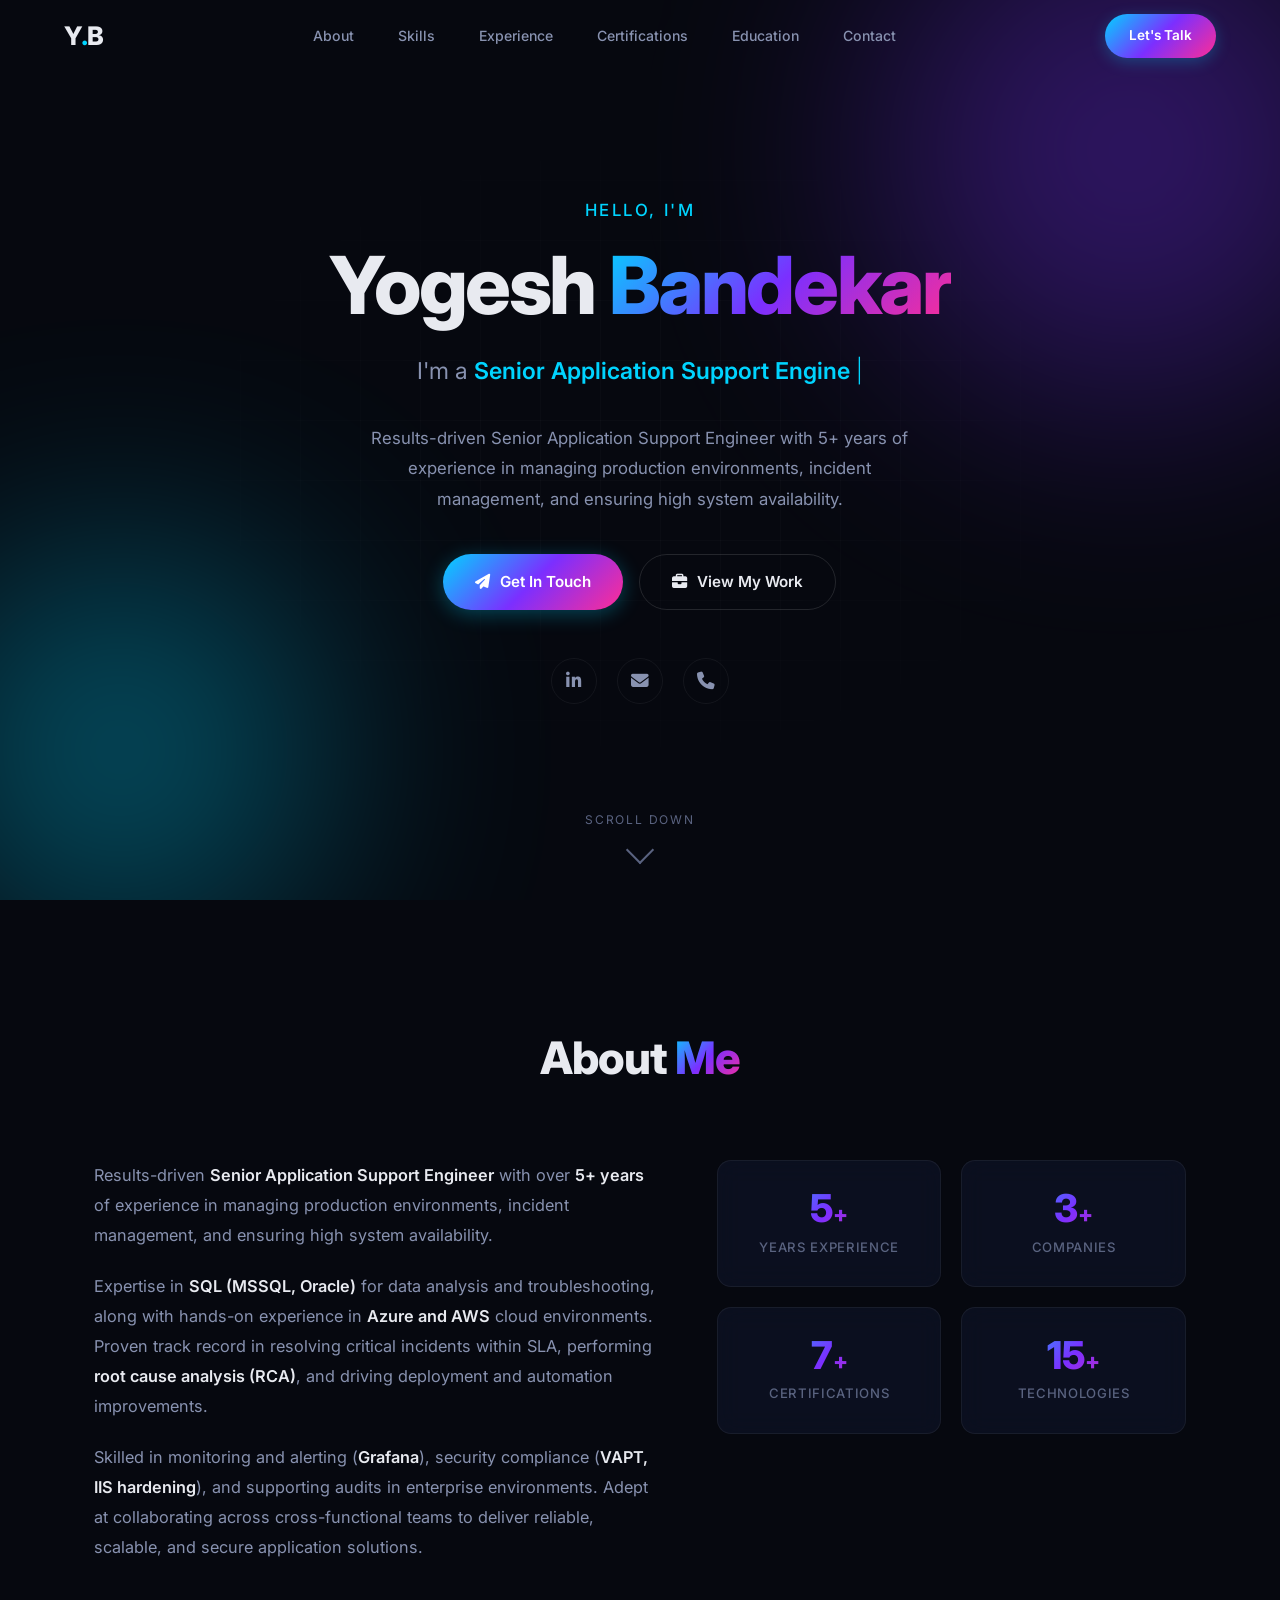
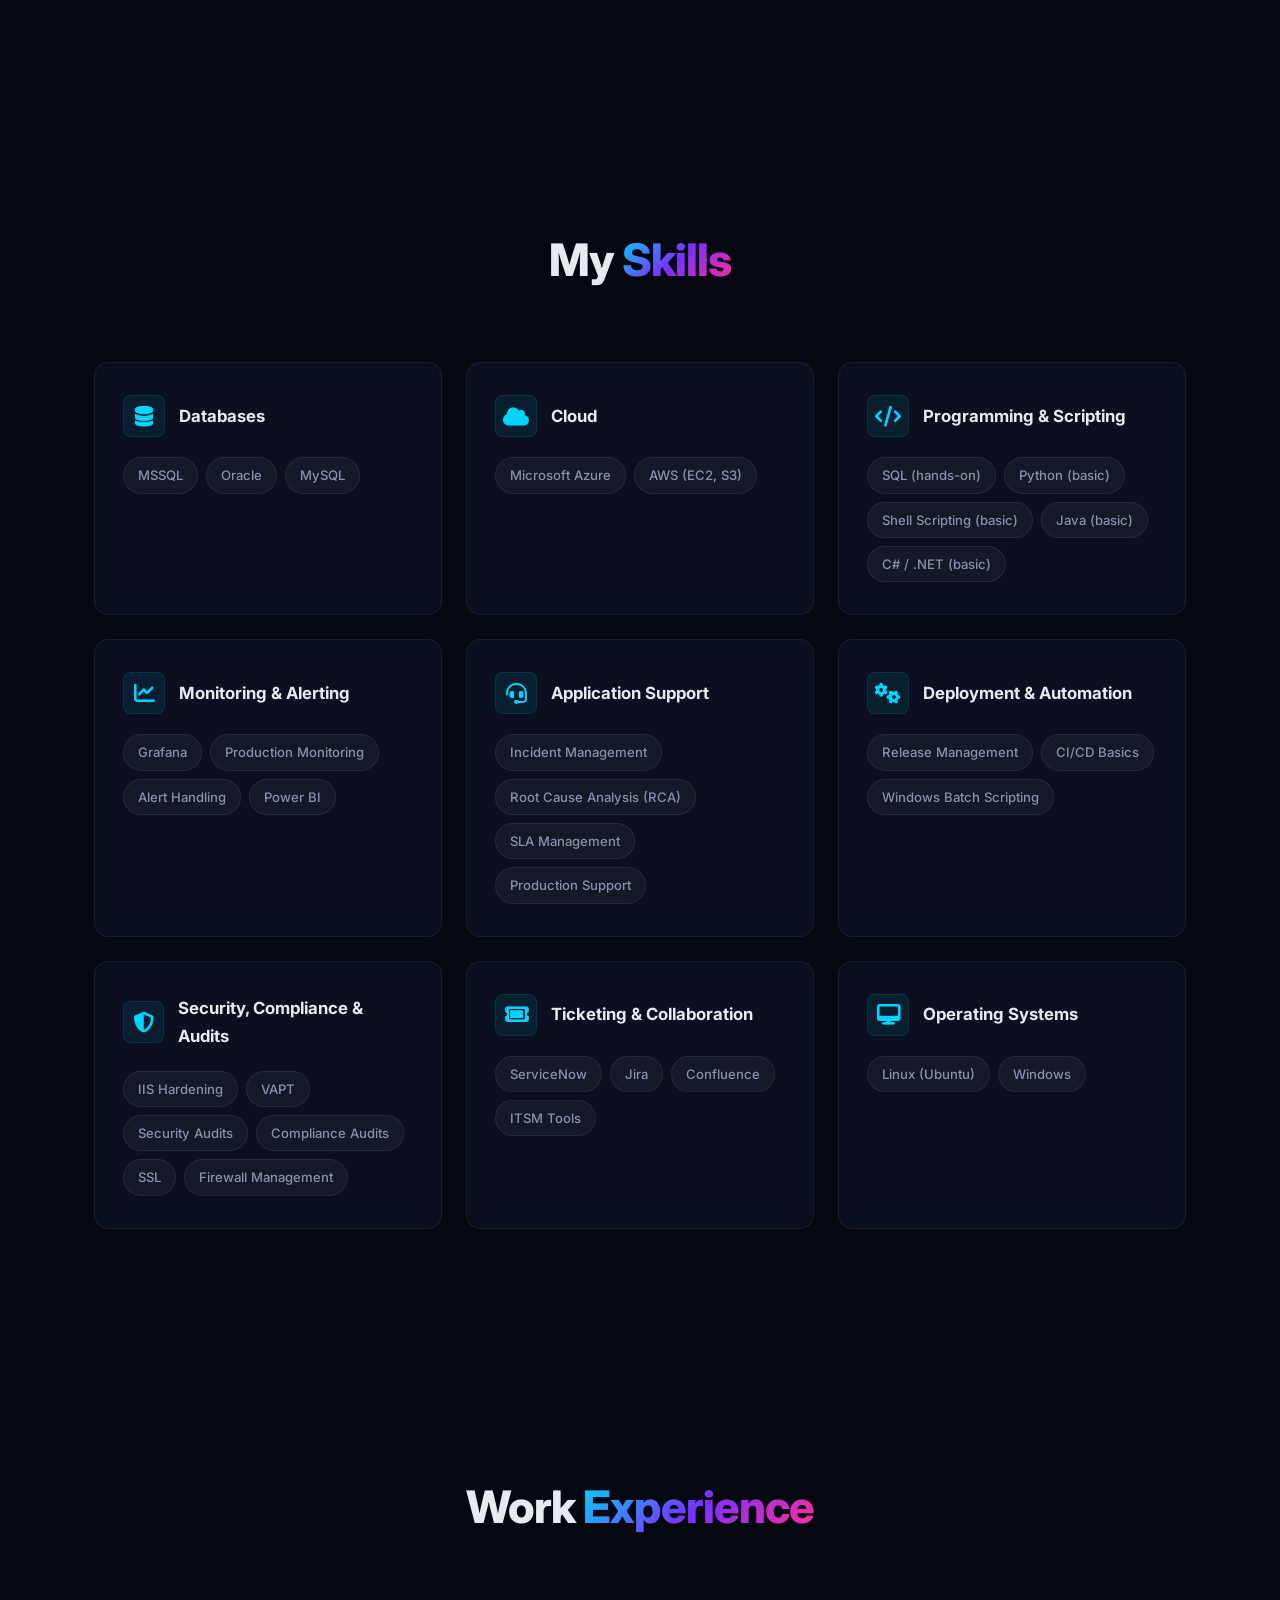
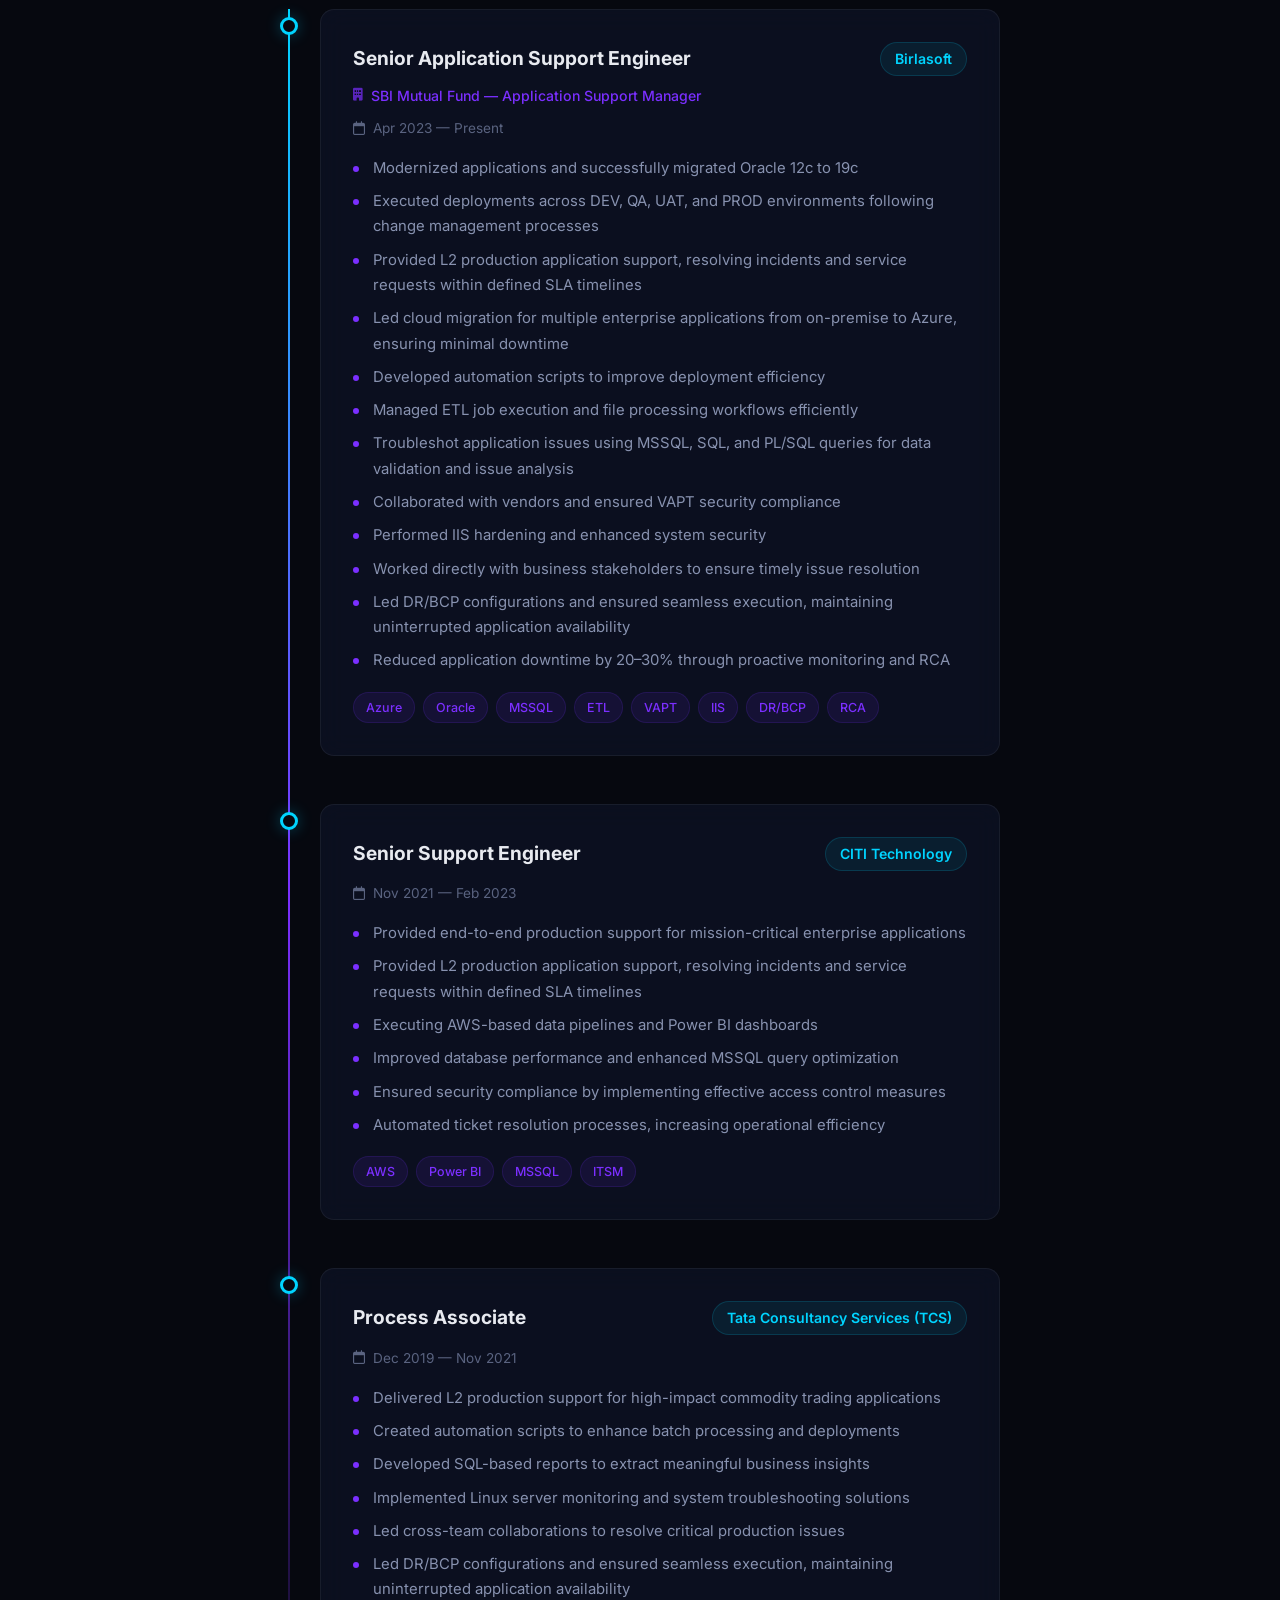
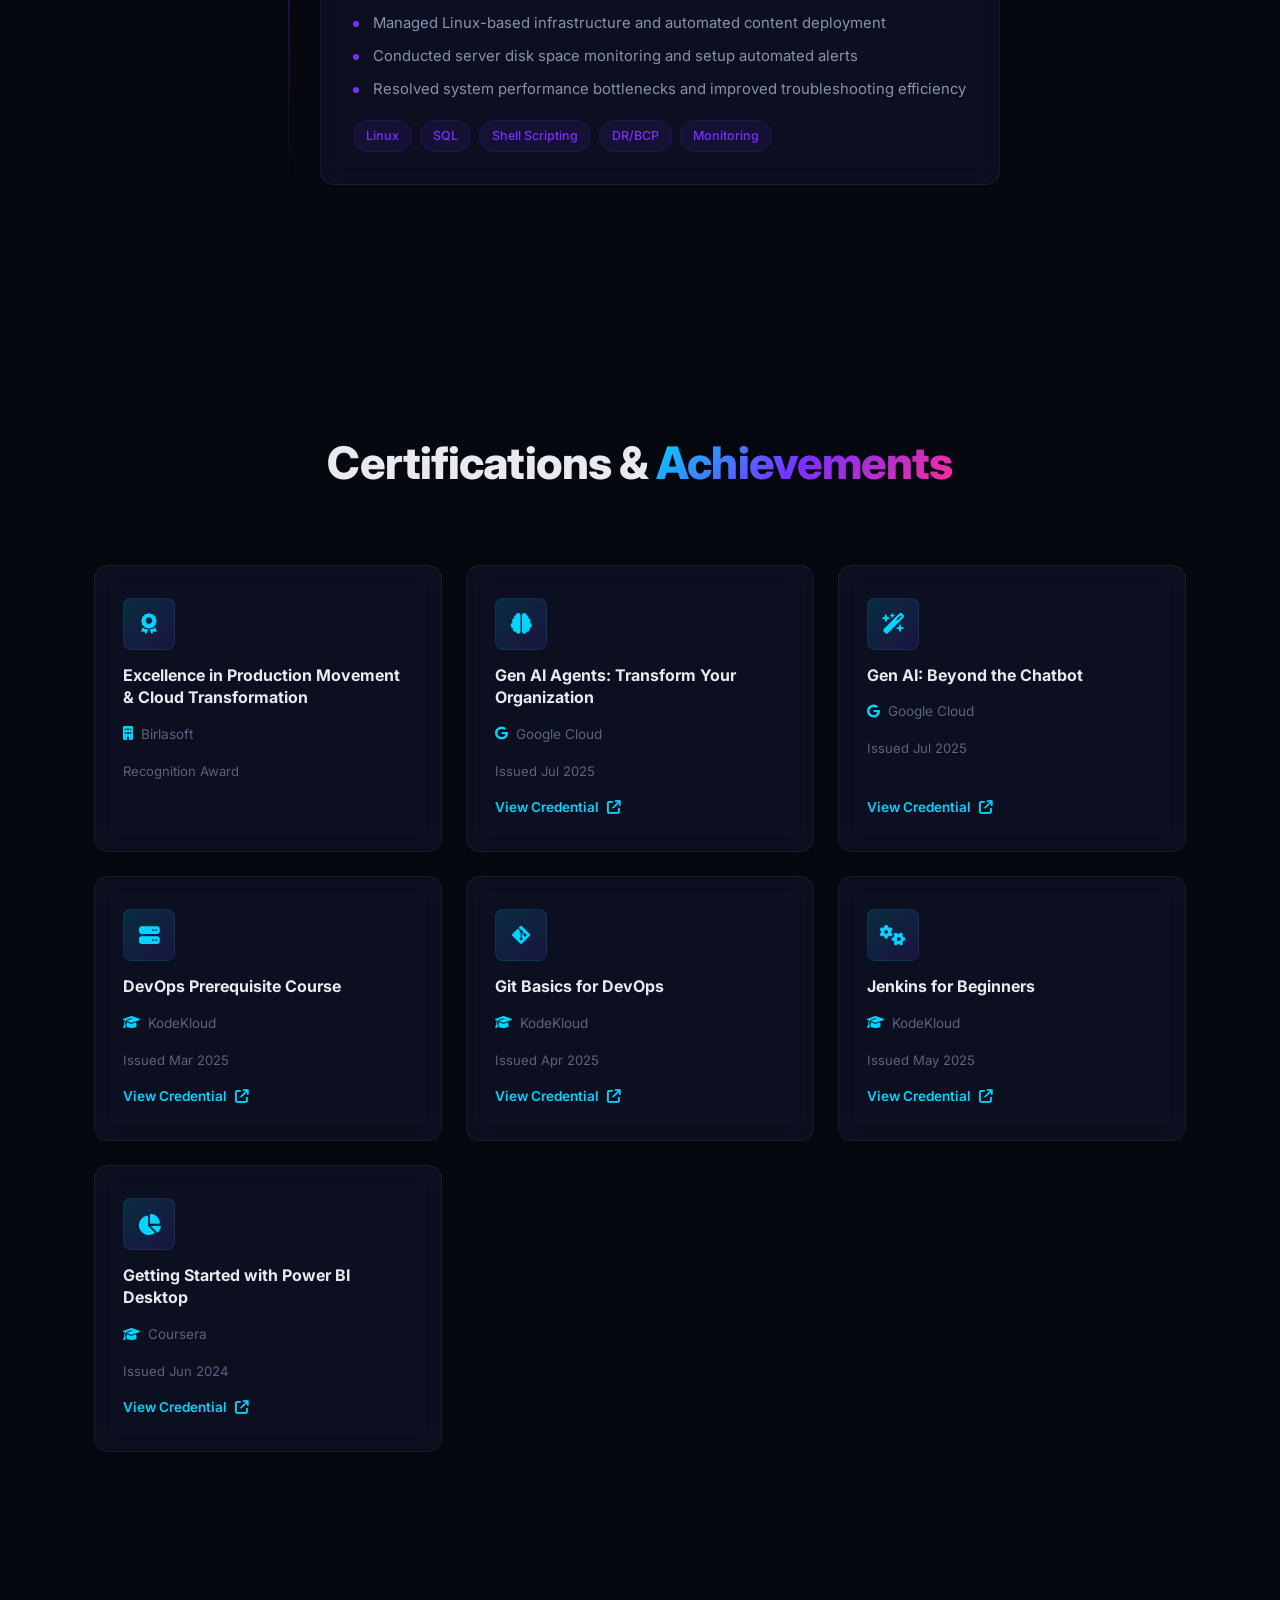
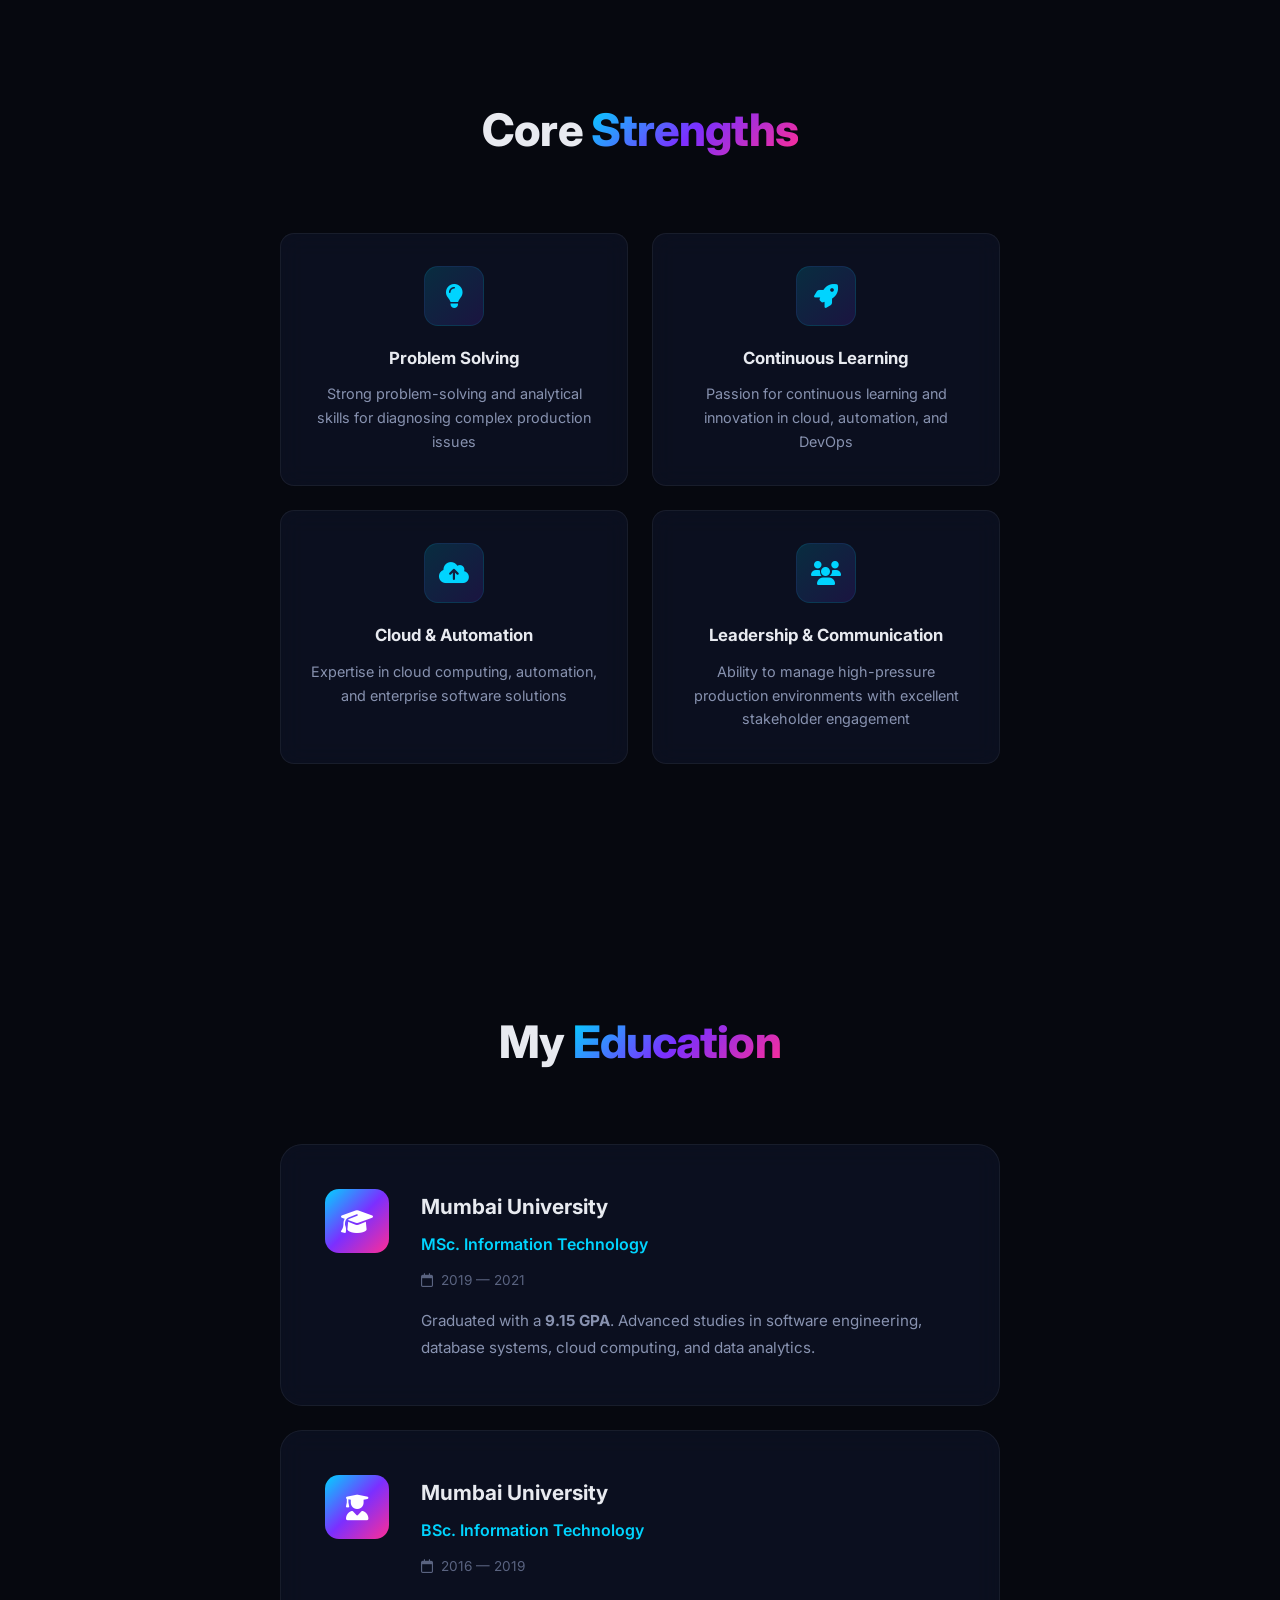
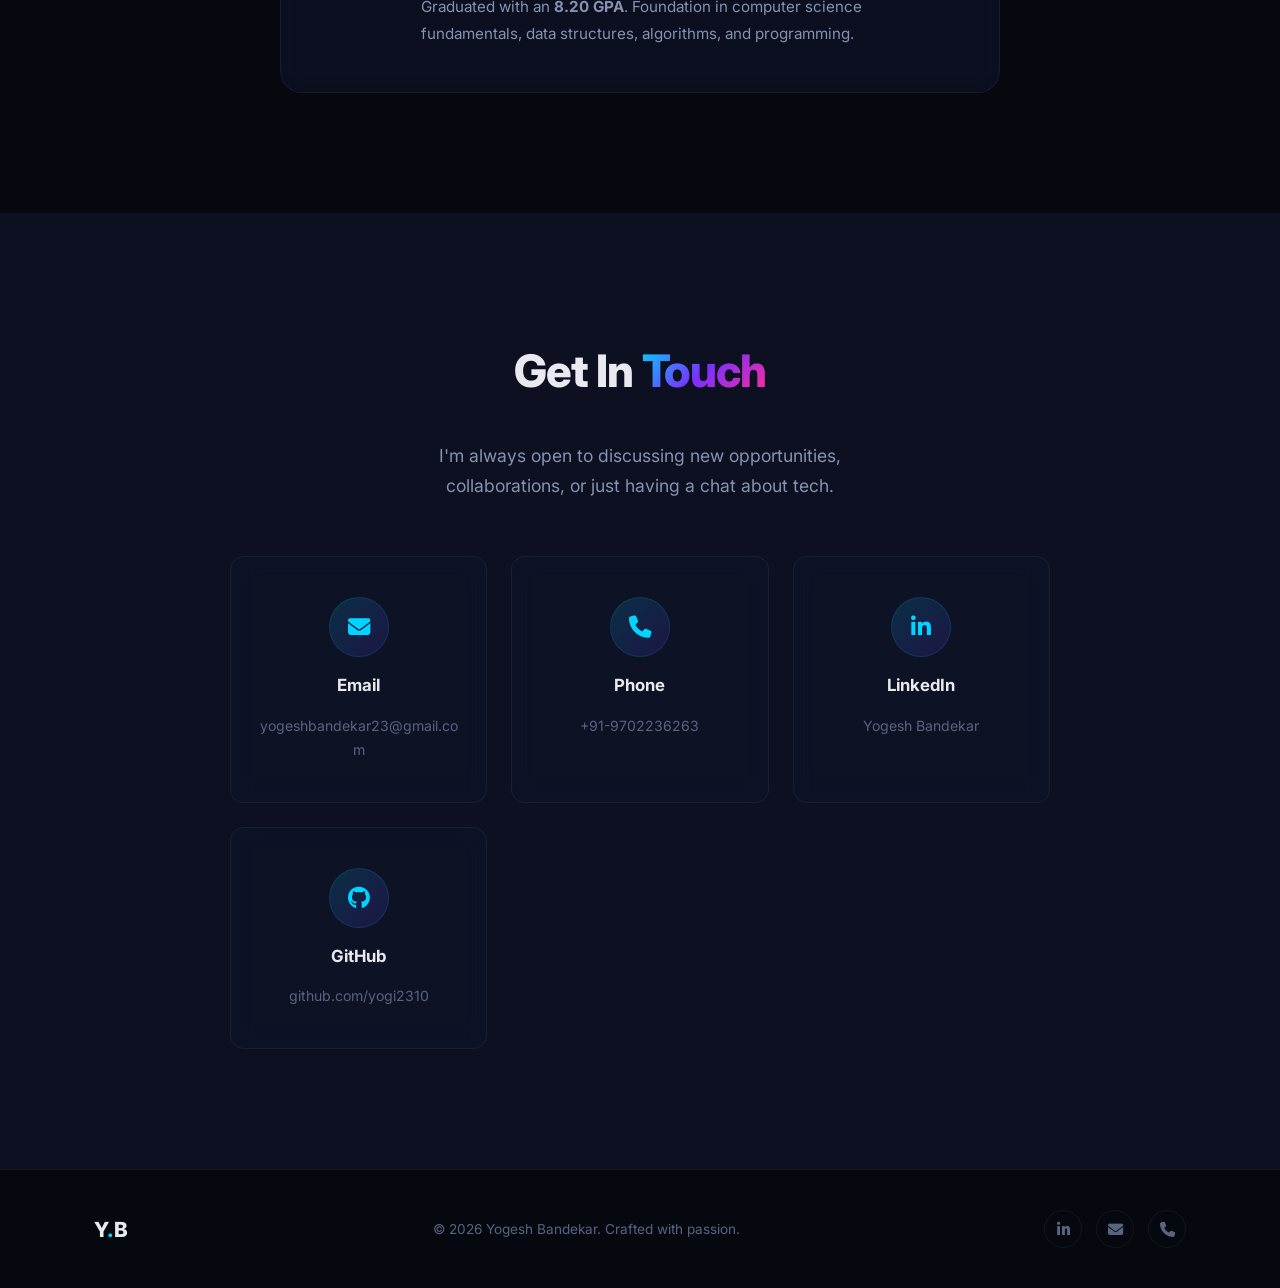
<file: index.html>
<!DOCTYPE html>
<html lang="en">

<head>
    <meta charset="UTF-8">
    <meta name="viewport" content="width=device-width, initial-scale=1.0">
    <meta name="description"
        content="Yogesh Bandekar — Senior Application Support Engineer | 6+ years in production support, incident management, cloud migration (Azure/AWS), SQL, DevOps, and security compliance.">
    <title>Yogesh Bandekar | Portfolio</title>
    <link rel="preconnect" href="https://fonts.googleapis.com">
    <link rel="preconnect" href="https://fonts.gstatic.com" crossorigin>
    <link href="https://fonts.googleapis.com/css2?family=Inter:wght@300;400;500;600;700;800&display=swap"
        rel="stylesheet">
    <link rel="stylesheet" href="https://cdnjs.cloudflare.com/ajax/libs/font-awesome/6.5.1/css/all.min.css">
    <link rel="stylesheet" href="style.css">
</head>

<body>

    <!-- ═══════════════ NAVIGATION ═══════════════ -->
    <nav class="navbar" id="navbar">
        <div class="nav-container">
            <a href="#hero" class="nav-logo">Y<span class="logo-dot">.</span>B</a>
            <ul class="nav-links" id="navLinks">
                <li><a href="#about" class="nav-link">About</a></li>
                <li><a href="#skills" class="nav-link">Skills</a></li>
                <li><a href="#experience" class="nav-link">Experience</a></li>
                <li><a href="#certifications" class="nav-link">Certifications</a></li>
                <li><a href="#education" class="nav-link">Education</a></li>
                <li><a href="#contact" class="nav-link">Contact</a></li>
            </ul>
            <a href="#contact" class="nav-cta">Let's Talk</a>
            <button class="hamburger" id="hamburger" aria-label="Toggle menu">
                <span></span><span></span><span></span>
            </button>
        </div>
    </nav>

    <!-- ═══════════════ HERO ═══════════════ -->
    <section class="hero" id="hero">
        <div class="hero-bg-grid"></div>
        <div class="hero-glow hero-glow-1"></div>
        <div class="hero-glow hero-glow-2"></div>
        <div class="hero-content">
            <p class="hero-greeting">Hello, I'm</p>
            <h1 class="hero-name">Yogesh <span class="gradient-text">Bandekar</span></h1>
            <div class="hero-typing-wrapper">
                <span class="hero-typing-prefix">I'm a </span>
                <span class="hero-typing" id="typingText"></span>
                <span class="typing-cursor">|</span>
            </div>
            <p class="hero-description">
                Results-driven Senior Application Support Engineer with 5+ years of experience in managing
                production environments, incident management, and ensuring high system availability.
            </p>
            <div class="hero-buttons">
                <a href="#contact" class="btn btn-primary">
                    <i class="fa-solid fa-paper-plane"></i> Get In Touch
                </a>
                <a href="#experience" class="btn btn-ghost">
                    <i class="fa-solid fa-briefcase"></i> View My Work
                </a>
            </div>
            <div class="hero-social">
                <a href="https://www.linkedin.com/in/yogesh-bandekar-4b1024220/" target="_blank" rel="noopener"
                    aria-label="LinkedIn">
                    <i class="fa-brands fa-linkedin-in"></i>
                </a>
                <a href="#contact" class="email-link" data-email="eW9nZXNoYmFuZGVrYXIyM0BnbWFpbC5jb20="
                    aria-label="Email">
                    <i class="fa-solid fa-envelope"></i>
                </a>
                <a href="tel:+919702236263" aria-label="Phone">
                    <i class="fa-solid fa-phone"></i>
                </a>
            </div>
        </div>
        <a href="#about" class="hero-scroll-indicator">
            <span>Scroll Down</span>
            <div class="scroll-arrow"></div>
        </a>
    </section>

    <!-- ═══════════════ ABOUT ═══════════════ -->
    <section class="section about" id="about">
        <div class="container">
            <h2 class="section-title reveal">About <span class="gradient-text">Me</span></h2>
            <div class="about-grid">
                <div class="about-text reveal">
                    <p>
                        Results-driven <strong>Senior Application Support Engineer</strong> with over
                        <strong>5+ years</strong> of experience in managing production environments,
                        incident management, and ensuring high system availability.
                    </p>
                    <p>
                        Expertise in <strong>SQL (MSSQL, Oracle)</strong> for data analysis and troubleshooting,
                        along with hands-on experience in <strong>Azure and AWS</strong> cloud environments.
                        Proven track record in resolving critical incidents within SLA, performing
                        <strong>root cause analysis (RCA)</strong>, and driving deployment and automation improvements.
                    </p>
                    <p>
                        Skilled in monitoring and alerting (<strong>Grafana</strong>), security compliance
                        (<strong>VAPT, IIS hardening</strong>), and supporting audits in enterprise environments.
                        Adept at collaborating across cross-functional teams to deliver reliable, scalable,
                        and secure application solutions.
                    </p>
                </div>
                <div class="about-stats reveal">
                    <div class="stat-card">
                        <div class="stat-number" data-target="5">0</div>
                        <div class="stat-label">Years Experience</div>
                    </div>
                    <div class="stat-card">
                        <div class="stat-number" data-target="3">0</div>
                        <div class="stat-label">Companies</div>
                    </div>
                    <div class="stat-card">
                        <div class="stat-number" data-target="7">0</div>
                        <div class="stat-label">Certifications</div>
                    </div>
                    <div class="stat-card">
                        <div class="stat-number" data-target="15">0</div>
                        <div class="stat-label">Technologies</div>
                    </div>
                </div>
            </div>
        </div>
    </section>

    <!-- ═══════════════ SKILLS ═══════════════ -->
    <section class="section skills" id="skills">
        <div class="container">
            <h2 class="section-title reveal">My <span class="gradient-text">Skills</span></h2>
            <div class="skills-grid">
                <div class="skill-category reveal">
                    <div class="skill-category-header">
                        <i class="fa-solid fa-database"></i>
                        <h3>Databases</h3>
                    </div>
                    <div class="skill-tags">
                        <span class="skill-tag">MSSQL</span>
                        <span class="skill-tag">Oracle</span>
                        <span class="skill-tag">MySQL</span>
                    </div>
                </div>
                <div class="skill-category reveal">
                    <div class="skill-category-header">
                        <i class="fa-solid fa-cloud"></i>
                        <h3>Cloud</h3>
                    </div>
                    <div class="skill-tags">
                        <span class="skill-tag">Microsoft Azure</span>
                        <span class="skill-tag">AWS (EC2, S3)</span>
                    </div>
                </div>
                <div class="skill-category reveal">
                    <div class="skill-category-header">
                        <i class="fa-solid fa-code"></i>
                        <h3>Programming & Scripting</h3>
                    </div>
                    <div class="skill-tags">
                        <span class="skill-tag">SQL (hands-on)</span>
                        <span class="skill-tag">Python (basic)</span>
                        <span class="skill-tag">Shell Scripting (basic)</span>
                        <span class="skill-tag">Java (basic)</span>
                        <span class="skill-tag">C# / .NET (basic)</span>
                    </div>
                </div>
                <div class="skill-category reveal">
                    <div class="skill-category-header">
                        <i class="fa-solid fa-chart-line"></i>
                        <h3>Monitoring & Alerting</h3>
                    </div>
                    <div class="skill-tags">
                        <span class="skill-tag">Grafana</span>
                        <span class="skill-tag">Production Monitoring</span>
                        <span class="skill-tag">Alert Handling</span>
                        <span class="skill-tag">Power BI</span>
                    </div>
                </div>
                <div class="skill-category reveal">
                    <div class="skill-category-header">
                        <i class="fa-solid fa-headset"></i>
                        <h3>Application Support</h3>
                    </div>
                    <div class="skill-tags">
                        <span class="skill-tag">Incident Management</span>
                        <span class="skill-tag">Root Cause Analysis (RCA)</span>
                        <span class="skill-tag">SLA Management</span>
                        <span class="skill-tag">Production Support</span>
                    </div>
                </div>
                <div class="skill-category reveal">
                    <div class="skill-category-header">
                        <i class="fa-solid fa-gears"></i>
                        <h3>Deployment & Automation</h3>
                    </div>
                    <div class="skill-tags">
                        <span class="skill-tag">Release Management</span>
                        <span class="skill-tag">CI/CD Basics</span>
                        <span class="skill-tag">Windows Batch Scripting</span>
                    </div>
                </div>
                <div class="skill-category reveal">
                    <div class="skill-category-header">
                        <i class="fa-solid fa-shield-halved"></i>
                        <h3>Security, Compliance & Audits</h3>
                    </div>
                    <div class="skill-tags">
                        <span class="skill-tag">IIS Hardening</span>
                        <span class="skill-tag">VAPT</span>
                        <span class="skill-tag">Security Audits</span>
                        <span class="skill-tag">Compliance Audits</span>
                        <span class="skill-tag">SSL</span>
                        <span class="skill-tag">Firewall Management</span>
                    </div>
                </div>
                <div class="skill-category reveal">
                    <div class="skill-category-header">
                        <i class="fa-solid fa-ticket"></i>
                        <h3>Ticketing & Collaboration</h3>
                    </div>
                    <div class="skill-tags">
                        <span class="skill-tag">ServiceNow</span>
                        <span class="skill-tag">Jira</span>
                        <span class="skill-tag">Confluence</span>
                        <span class="skill-tag">ITSM Tools</span>
                    </div>
                </div>
                <div class="skill-category reveal">
                    <div class="skill-category-header">
                        <i class="fa-solid fa-desktop"></i>
                        <h3>Operating Systems</h3>
                    </div>
                    <div class="skill-tags">
                        <span class="skill-tag">Linux (Ubuntu)</span>
                        <span class="skill-tag">Windows</span>
                    </div>
                </div>
            </div>
        </div>
    </section>

    <!-- ═══════════════ EXPERIENCE ═══════════════ -->
    <section class="section experience" id="experience">
        <div class="container">
            <h2 class="section-title reveal">Work <span class="gradient-text">Experience</span></h2>
            <div class="timeline">
                <div class="timeline-item reveal">
                    <div class="timeline-marker"></div>
                    <div class="timeline-content">
                        <div class="timeline-header">
                            <h3>Senior Application Support Engineer</h3>
                            <span class="timeline-company">Birlasoft</span>
                        </div>
                        <p class="timeline-client"><i class="fa-solid fa-building"></i> SBI Mutual Fund — Application
                            Support Manager</p>
                        <span class="timeline-date">
                            <i class="fa-regular fa-calendar"></i> Apr 2023 — Present
                        </span>
                        <ul class="timeline-details">
                            <li>Modernized applications and successfully migrated Oracle 12c to 19c</li>
                            <li>Executed deployments across DEV, QA, UAT, and PROD environments following change
                                management processes</li>
                            <li>Provided L2 production application support, resolving incidents and service requests
                                within defined SLA timelines</li>
                            <li>Led cloud migration for multiple enterprise applications from on-premise to Azure,
                                ensuring minimal downtime</li>
                            <li>Developed automation scripts to improve deployment efficiency</li>
                            <li>Managed ETL job execution and file processing workflows efficiently</li>
                            <li>Troubleshot application issues using MSSQL, SQL, and PL/SQL queries for data validation
                                and issue analysis</li>
                            <li>Collaborated with vendors and ensured VAPT security compliance</li>
                            <li>Performed IIS hardening and enhanced system security</li>
                            <li>Worked directly with business stakeholders to ensure timely issue resolution</li>
                            <li>Led DR/BCP configurations and ensured seamless execution, maintaining uninterrupted
                                application availability</li>
                            <li>Reduced application downtime by 20–30% through proactive monitoring and RCA</li>
                        </ul>
                        <div class="timeline-tags">
                            <span>Azure</span><span>Oracle</span><span>MSSQL</span><span>ETL</span><span>VAPT</span><span>IIS</span><span>DR/BCP</span><span>RCA</span>
                        </div>
                    </div>
                </div>
                <div class="timeline-item reveal">
                    <div class="timeline-marker"></div>
                    <div class="timeline-content">
                        <div class="timeline-header">
                            <h3>Senior Support Engineer</h3>
                            <span class="timeline-company">CITI Technology</span>
                        </div>
                        <span class="timeline-date">
                            <i class="fa-regular fa-calendar"></i> Nov 2021 — Feb 2023
                        </span>
                        <ul class="timeline-details">
                            <li>Provided end-to-end production support for mission-critical enterprise applications</li>
                            <li>Provided L2 production application support, resolving incidents and service requests
                                within defined SLA timelines</li>
                            <li>Executing AWS-based data pipelines and Power BI dashboards</li>
                            <li>Improved database performance and enhanced MSSQL query optimization</li>
                            <li>Ensured security compliance by implementing effective access control measures</li>
                            <li>Automated ticket resolution processes, increasing operational efficiency</li>
                        </ul>
                        <div class="timeline-tags">
                            <span>AWS</span><span>Power BI</span><span>MSSQL</span><span>ITSM</span>
                        </div>
                    </div>
                </div>
                <div class="timeline-item reveal">
                    <div class="timeline-marker"></div>
                    <div class="timeline-content">
                        <div class="timeline-header">
                            <h3>Process Associate</h3>
                            <span class="timeline-company">Tata Consultancy Services (TCS)</span>
                        </div>
                        <span class="timeline-date">
                            <i class="fa-regular fa-calendar"></i> Dec 2019 — Nov 2021
                        </span>
                        <ul class="timeline-details">
                            <li>Delivered L2 production support for high-impact commodity trading applications</li>
                            <li>Created automation scripts to enhance batch processing and deployments</li>
                            <li>Developed SQL-based reports to extract meaningful business insights</li>
                            <li>Implemented Linux server monitoring and system troubleshooting solutions</li>
                            <li>Led cross-team collaborations to resolve critical production issues</li>
                            <li>Led DR/BCP configurations and ensured seamless execution, maintaining uninterrupted
                                application availability</li>
                            <li>Managed Linux-based infrastructure and automated content deployment</li>
                            <li>Conducted server disk space monitoring and setup automated alerts</li>
                            <li>Resolved system performance bottlenecks and improved troubleshooting efficiency</li>
                        </ul>
                        <div class="timeline-tags">
                            <span>Linux</span><span>SQL</span><span>Shell
                                Scripting</span><span>DR/BCP</span><span>Monitoring</span>
                        </div>
                    </div>
                </div>
            </div>
        </div>
    </section>

    <!-- ═══════════════ CERTIFICATIONS ═══════════════ -->
    <section class="section certifications" id="certifications">
        <div class="container">
            <h2 class="section-title reveal">Certifications & <span class="gradient-text">Achievements</span></h2>
            <div class="cert-grid">
                <div class="cert-card reveal">
                    <div class="cert-icon"><i class="fa-solid fa-award"></i></div>
                    <h3>Excellence in Production Movement & Cloud Transformation</h3>
                    <span class="cert-provider"><i class="fa-solid fa-building"></i> Birlasoft</span>
                    <span class="cert-date">Recognition Award</span>
                </div>
                <div class="cert-card reveal">
                    <div class="cert-icon"><i class="fa-solid fa-brain"></i></div>
                    <h3>Gen AI Agents: Transform Your Organization</h3>
                    <span class="cert-provider"><i class="fa-brands fa-google"></i> Google Cloud</span>
                    <span class="cert-date">Issued Jul 2025</span>
                    <a href="https://www.coursera.org/account/accomplishments/verify/MEAFRTA54I8R" target="_blank"
                        class="cert-link">
                        View Credential <i class="fa-solid fa-arrow-up-right-from-square"></i>
                    </a>
                </div>
                <div class="cert-card reveal">
                    <div class="cert-icon"><i class="fa-solid fa-wand-magic-sparkles"></i></div>
                    <h3>Gen AI: Beyond the Chatbot</h3>
                    <span class="cert-provider"><i class="fa-brands fa-google"></i> Google Cloud</span>
                    <span class="cert-date">Issued Jul 2025</span>
                    <a href="https://www.coursera.org/account/accomplishments/verify/SFR3W7KGQWZ3" target="_blank"
                        class="cert-link">
                        View Credential <i class="fa-solid fa-arrow-up-right-from-square"></i>
                    </a>
                </div>
                <div class="cert-card reveal">
                    <div class="cert-icon"><i class="fa-solid fa-server"></i></div>
                    <h3>DevOps Prerequisite Course</h3>
                    <span class="cert-provider"><i class="fa-solid fa-graduation-cap"></i> KodeKloud</span>
                    <span class="cert-date">Issued Mar 2025</span>
                    <a href="https://www.coursera.org/account/accomplishments/verify/JO8961ETZSQC" target="_blank"
                        class="cert-link">
                        View Credential <i class="fa-solid fa-arrow-up-right-from-square"></i>
                    </a>
                </div>
                <div class="cert-card reveal">
                    <div class="cert-icon"><i class="fa-brands fa-git-alt"></i></div>
                    <h3>Git Basics for DevOps</h3>
                    <span class="cert-provider"><i class="fa-solid fa-graduation-cap"></i> KodeKloud</span>
                    <span class="cert-date">Issued Apr 2025</span>
                    <a href="https://www.coursera.org/account/accomplishments/verify/ZFDECGK8RQHM" target="_blank"
                        class="cert-link">
                        View Credential <i class="fa-solid fa-arrow-up-right-from-square"></i>
                    </a>
                </div>
                <div class="cert-card reveal">
                    <div class="cert-icon"><i class="fa-solid fa-gears"></i></div>
                    <h3>Jenkins for Beginners</h3>
                    <span class="cert-provider"><i class="fa-solid fa-graduation-cap"></i> KodeKloud</span>
                    <span class="cert-date">Issued May 2025</span>
                    <a href="https://www.coursera.org/account/accomplishments/verify/UQWJSK7CLF8F" target="_blank"
                        class="cert-link">
                        View Credential <i class="fa-solid fa-arrow-up-right-from-square"></i>
                    </a>
                </div>
                <div class="cert-card reveal">
                    <div class="cert-icon"><i class="fa-solid fa-chart-pie"></i></div>
                    <h3>Getting Started with Power BI Desktop</h3>
                    <span class="cert-provider"><i class="fa-solid fa-graduation-cap"></i> Coursera</span>
                    <span class="cert-date">Issued Jun 2024</span>
                    <a href="https://www.coursera.org/account/accomplishments/records/3FJYEXP4ET6M" target="_blank"
                        class="cert-link">
                        View Credential <i class="fa-solid fa-arrow-up-right-from-square"></i>
                    </a>
                </div>
            </div>
        </div>
    </section>

    <!-- ═══════════════ CORE STRENGTHS ═══════════════ -->
    <section class="section strengths" id="strengths">
        <div class="container">
            <h2 class="section-title reveal">Core <span class="gradient-text">Strengths</span></h2>
            <div class="strengths-grid">
                <div class="strength-card reveal">
                    <div class="strength-icon"><i class="fa-solid fa-lightbulb"></i></div>
                    <h3>Problem Solving</h3>
                    <p>Strong problem-solving and analytical skills for diagnosing complex production issues</p>
                </div>
                <div class="strength-card reveal">
                    <div class="strength-icon"><i class="fa-solid fa-rocket"></i></div>
                    <h3>Continuous Learning</h3>
                    <p>Passion for continuous learning and innovation in cloud, automation, and DevOps</p>
                </div>
                <div class="strength-card reveal">
                    <div class="strength-icon"><i class="fa-solid fa-cloud-arrow-up"></i></div>
                    <h3>Cloud & Automation</h3>
                    <p>Expertise in cloud computing, automation, and enterprise software solutions</p>
                </div>
                <div class="strength-card reveal">
                    <div class="strength-icon"><i class="fa-solid fa-users"></i></div>
                    <h3>Leadership & Communication</h3>
                    <p>Ability to manage high-pressure production environments with excellent stakeholder engagement</p>
                </div>
            </div>
        </div>
    </section>

    <!-- ═══════════════ EDUCATION ═══════════════ -->
    <section class="section education" id="education">
        <div class="container">
            <h2 class="section-title reveal">My <span class="gradient-text">Education</span></h2>
            <div class="education-grid">
                <div class="education-card reveal">
                    <div class="edu-icon"><i class="fa-solid fa-graduation-cap"></i></div>
                    <div class="edu-details">
                        <h3>Mumbai University</h3>
                        <p class="edu-degree">MSc. Information Technology</p>
                        <span class="edu-date"><i class="fa-regular fa-calendar"></i> 2019 — 2021</span>
                        <p class="edu-description">
                            Graduated with a <strong>9.15 GPA</strong>. Advanced studies in software engineering,
                            database systems, cloud computing, and data analytics.
                        </p>
                    </div>
                </div>
                <div class="education-card reveal" style="margin-top: 24px;">
                    <div class="edu-icon"><i class="fa-solid fa-user-graduate"></i></div>
                    <div class="edu-details">
                        <h3>Mumbai University</h3>
                        <p class="edu-degree">BSc. Information Technology</p>
                        <span class="edu-date"><i class="fa-regular fa-calendar"></i> 2016 — 2019</span>
                        <p class="edu-description">
                            Graduated with an <strong>8.20 GPA</strong>. Foundation in computer science fundamentals,
                            data structures, algorithms, and programming.
                        </p>
                    </div>
                </div>
            </div>
        </div>
    </section>

    <!-- ═══════════════ CONTACT ═══════════════ -->
    <section class="section contact" id="contact">
        <div class="container">
            <h2 class="section-title reveal">Get In <span class="gradient-text">Touch</span></h2>
            <p class="contact-subtitle reveal">
                I'm always open to discussing new opportunities, collaborations, or just having a chat about tech.
            </p>
            <div class="contact-grid">
                <a href="#contact" class="contact-card reveal email-link"
                    data-email="eW9nZXNoYmFuZGVrYXIyM0BnbWFpbC5jb20=">
                    <div class="contact-icon"><i class="fa-solid fa-envelope"></i></div>
                    <h3>Email</h3>
                    <p class="email-text">[click to reveal]</p>
                </a>
                <a href="tel:+919702236263" class="contact-card reveal">
                    <div class="contact-icon"><i class="fa-solid fa-phone"></i></div>
                    <h3>Phone</h3>
                    <p>+91-9702236263</p>
                </a>
                <a href="https://www.linkedin.com/in/yogesh-bandekar-4b1024220/" target="_blank"
                    class="contact-card reveal">
                    <div class="contact-icon"><i class="fa-brands fa-linkedin-in"></i></div>
                    <h3>LinkedIn</h3>
                    <p>Yogesh Bandekar</p>
                </a>
                <a href="https://github.com/yogi2310" target="_blank" class="contact-card reveal">
                    <div class="contact-icon"><i class="fa-brands fa-github"></i></div>
                    <h3>GitHub</h3>
                    <p>github.com/yogi2310</p>
                </a>
            </div>
        </div>
    </section>

    <!-- ═══════════════ FOOTER ═══════════════ -->
    <footer class="footer">
        <div class="container">
            <div class="footer-content">
                <span class="footer-logo">Y<span class="logo-dot">.</span>B</span>
                <p>&copy; 2026 Yogesh Bandekar. Crafted with passion.</p>
                <div class="footer-socials">
                    <a href="https://www.linkedin.com/in/yogesh-bandekar-4b1024220/" target="_blank"
                        aria-label="LinkedIn"><i class="fa-brands fa-linkedin-in"></i></a>
                    <a href="#contact" class="email-link" data-email="eW9nZXNoYmFuZGVrYXIyM0BnbWFpbC5jb20="
                        aria-label="Email"><i class="fa-solid fa-envelope"></i></a>
                    <a href="tel:+919702236263" aria-label="Phone"><i class="fa-solid fa-phone"></i></a>
                </div>
            </div>
        </div>
    </footer>

    <script src="script.js"></script>
</body>

</html>
</file>
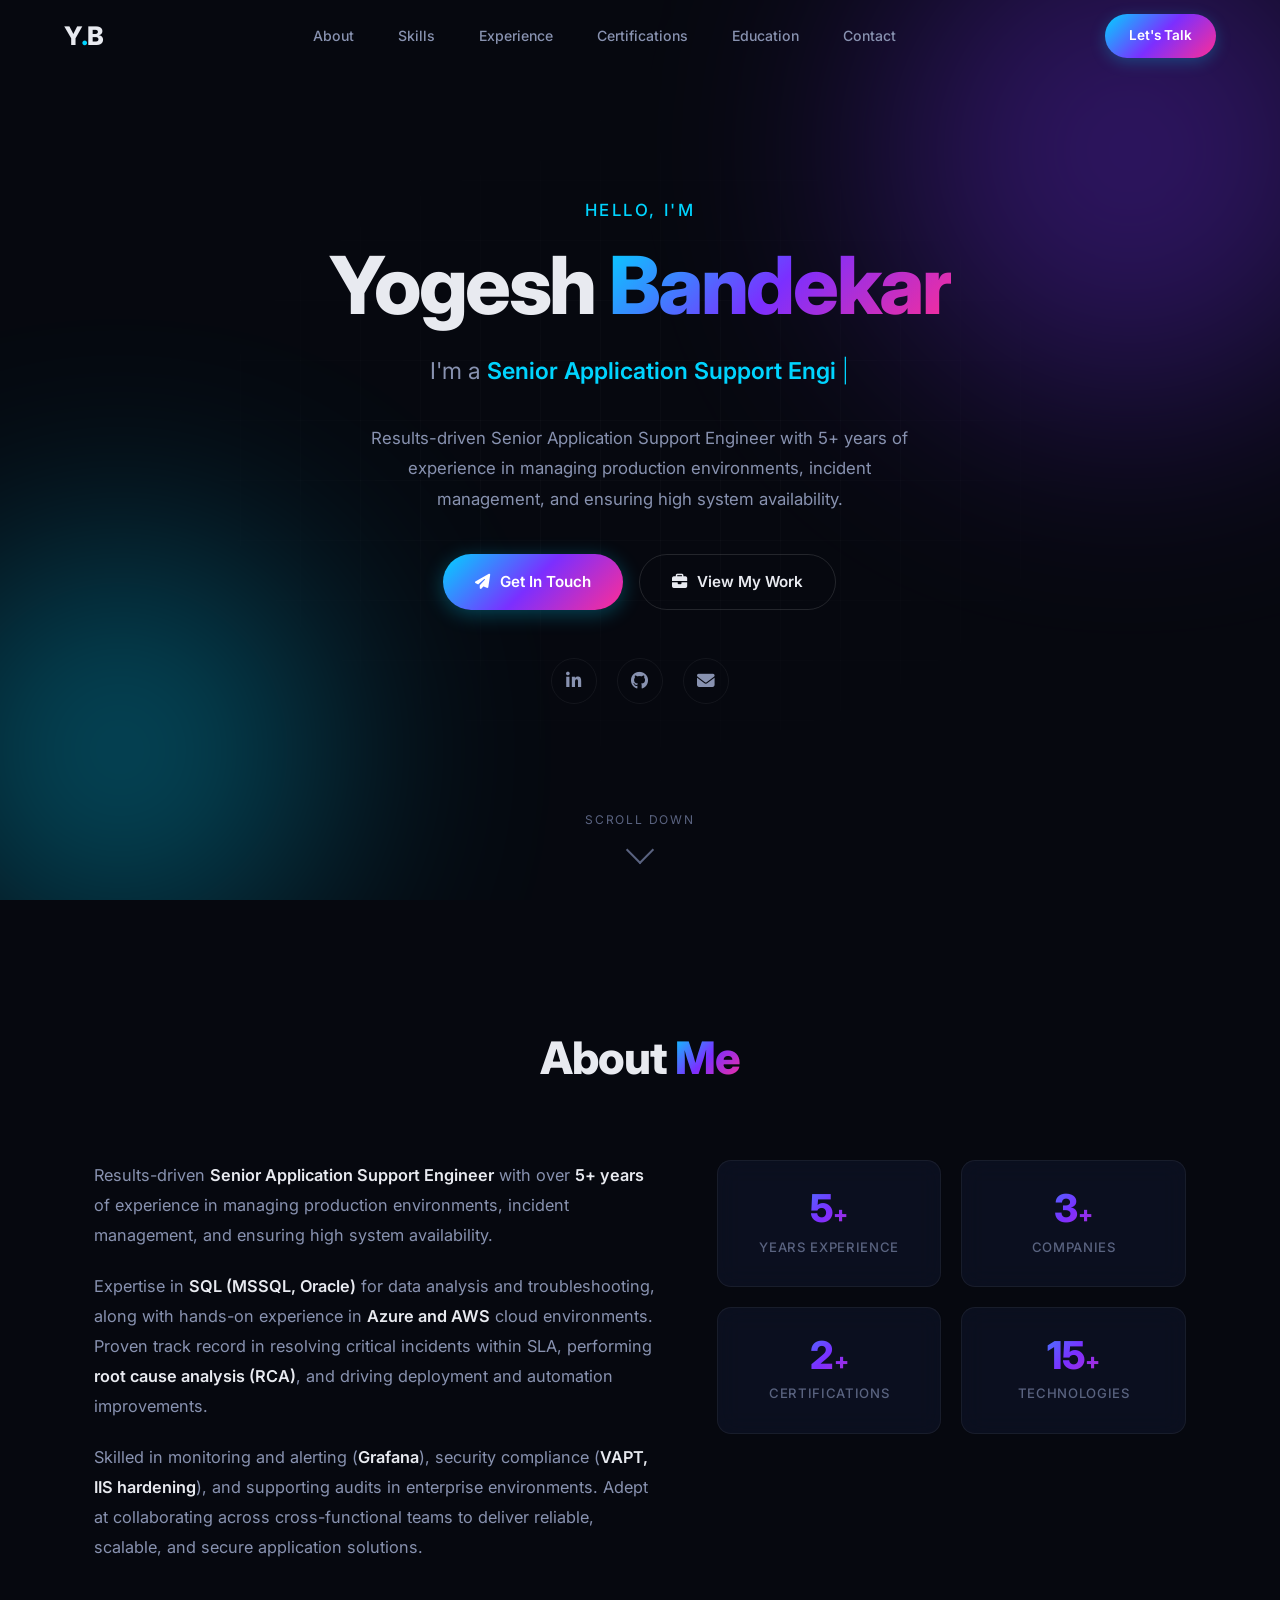
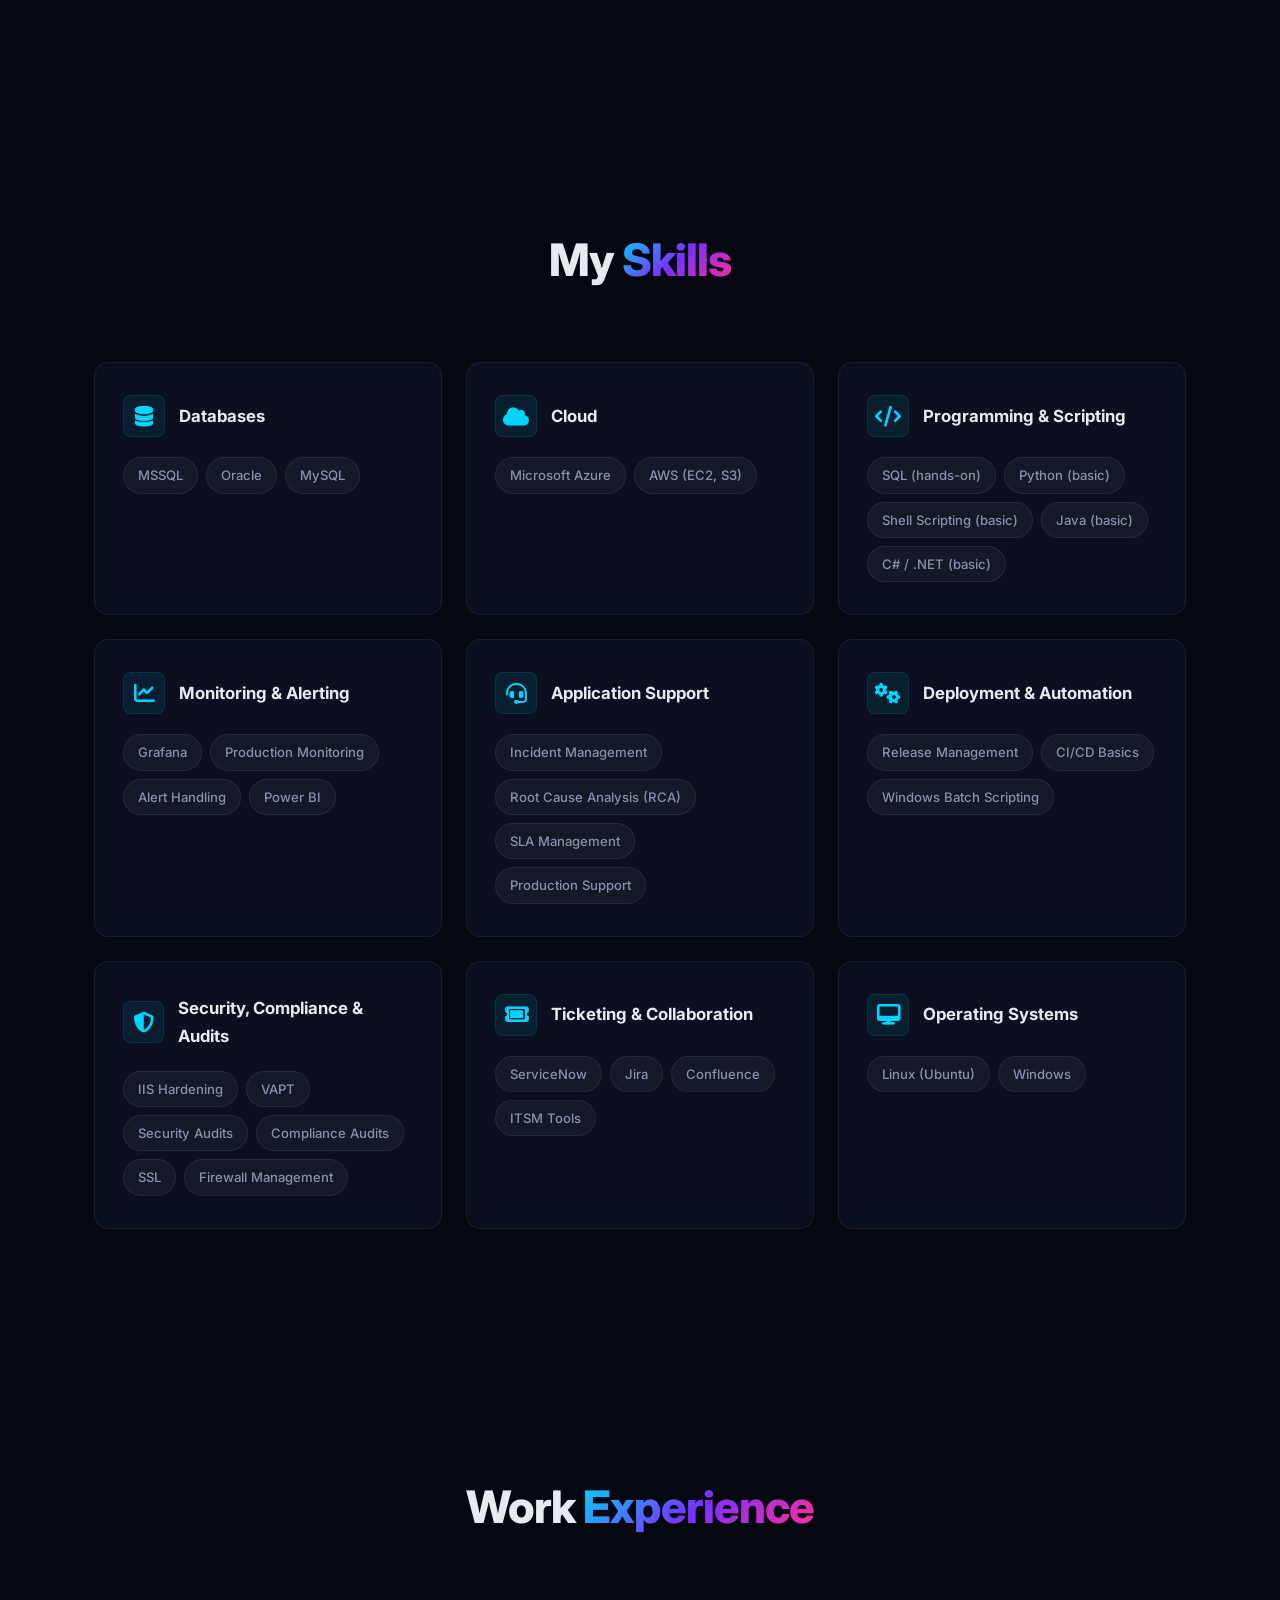
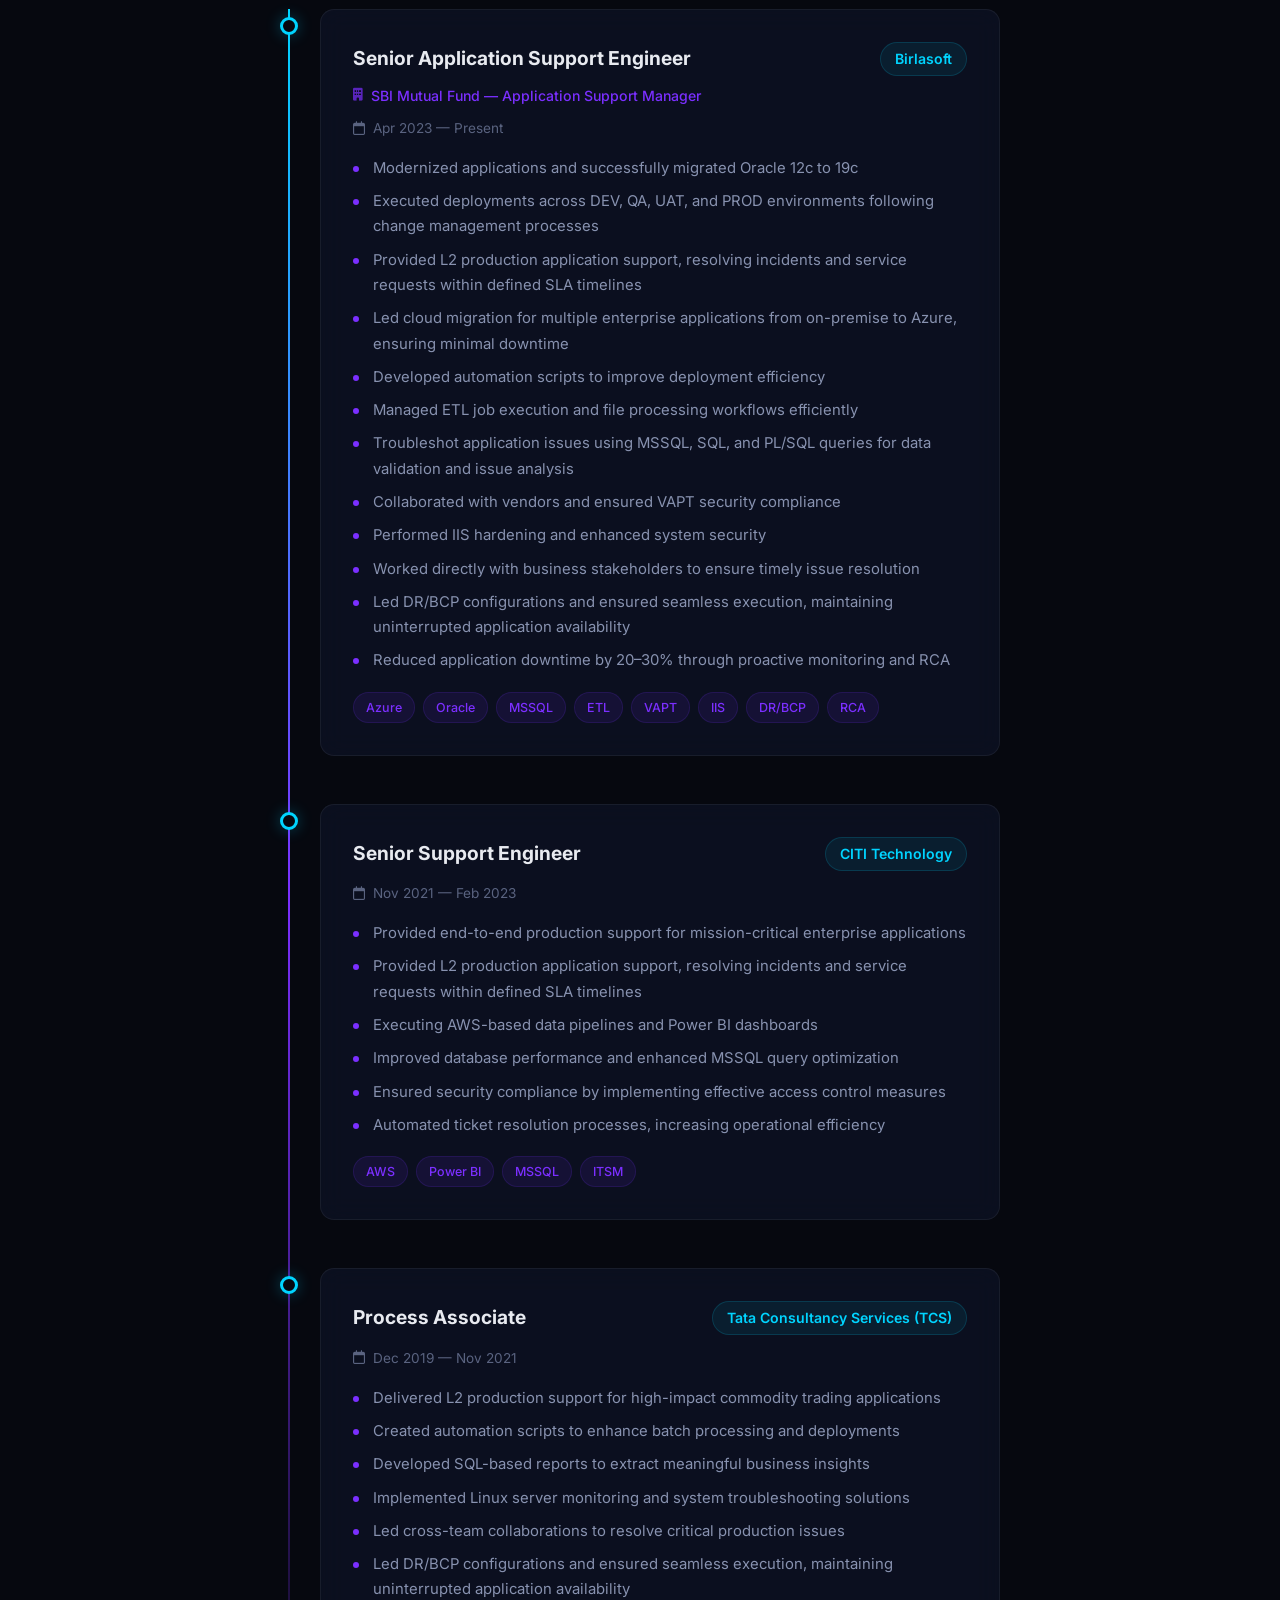
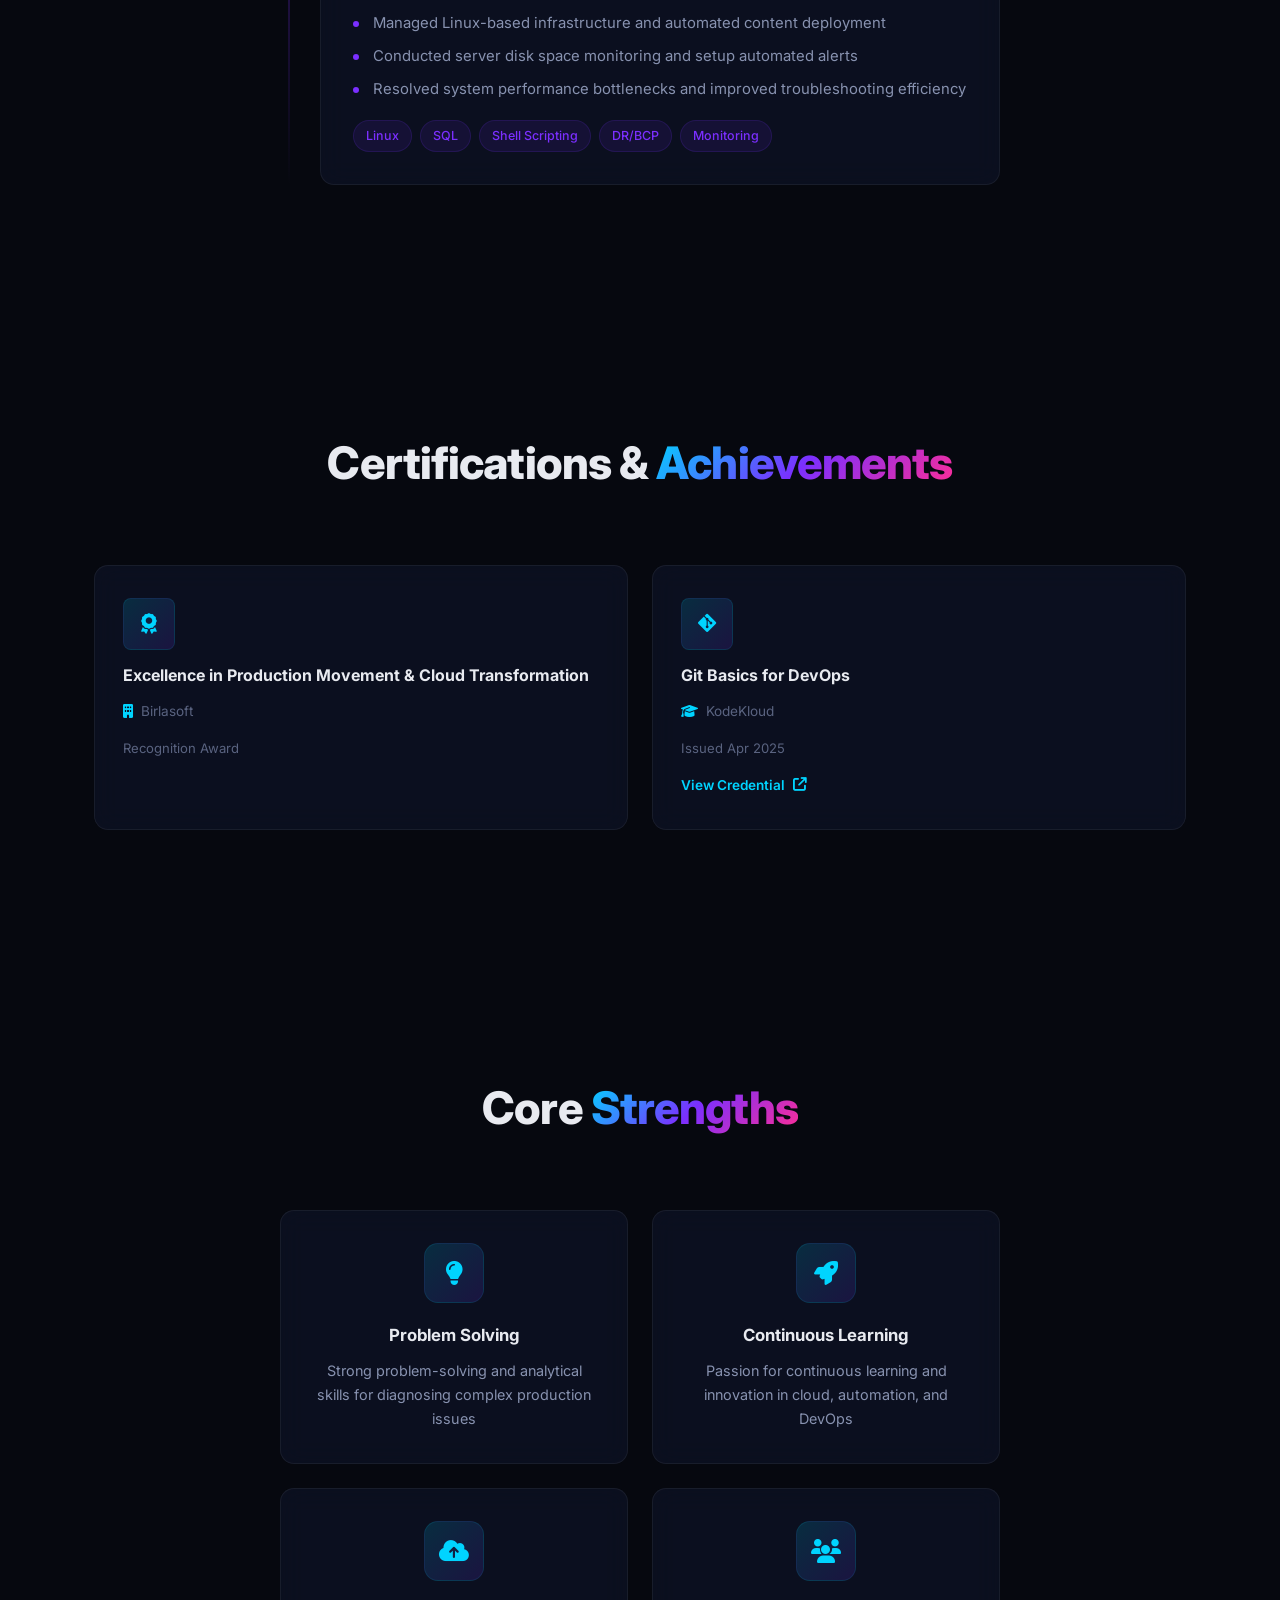
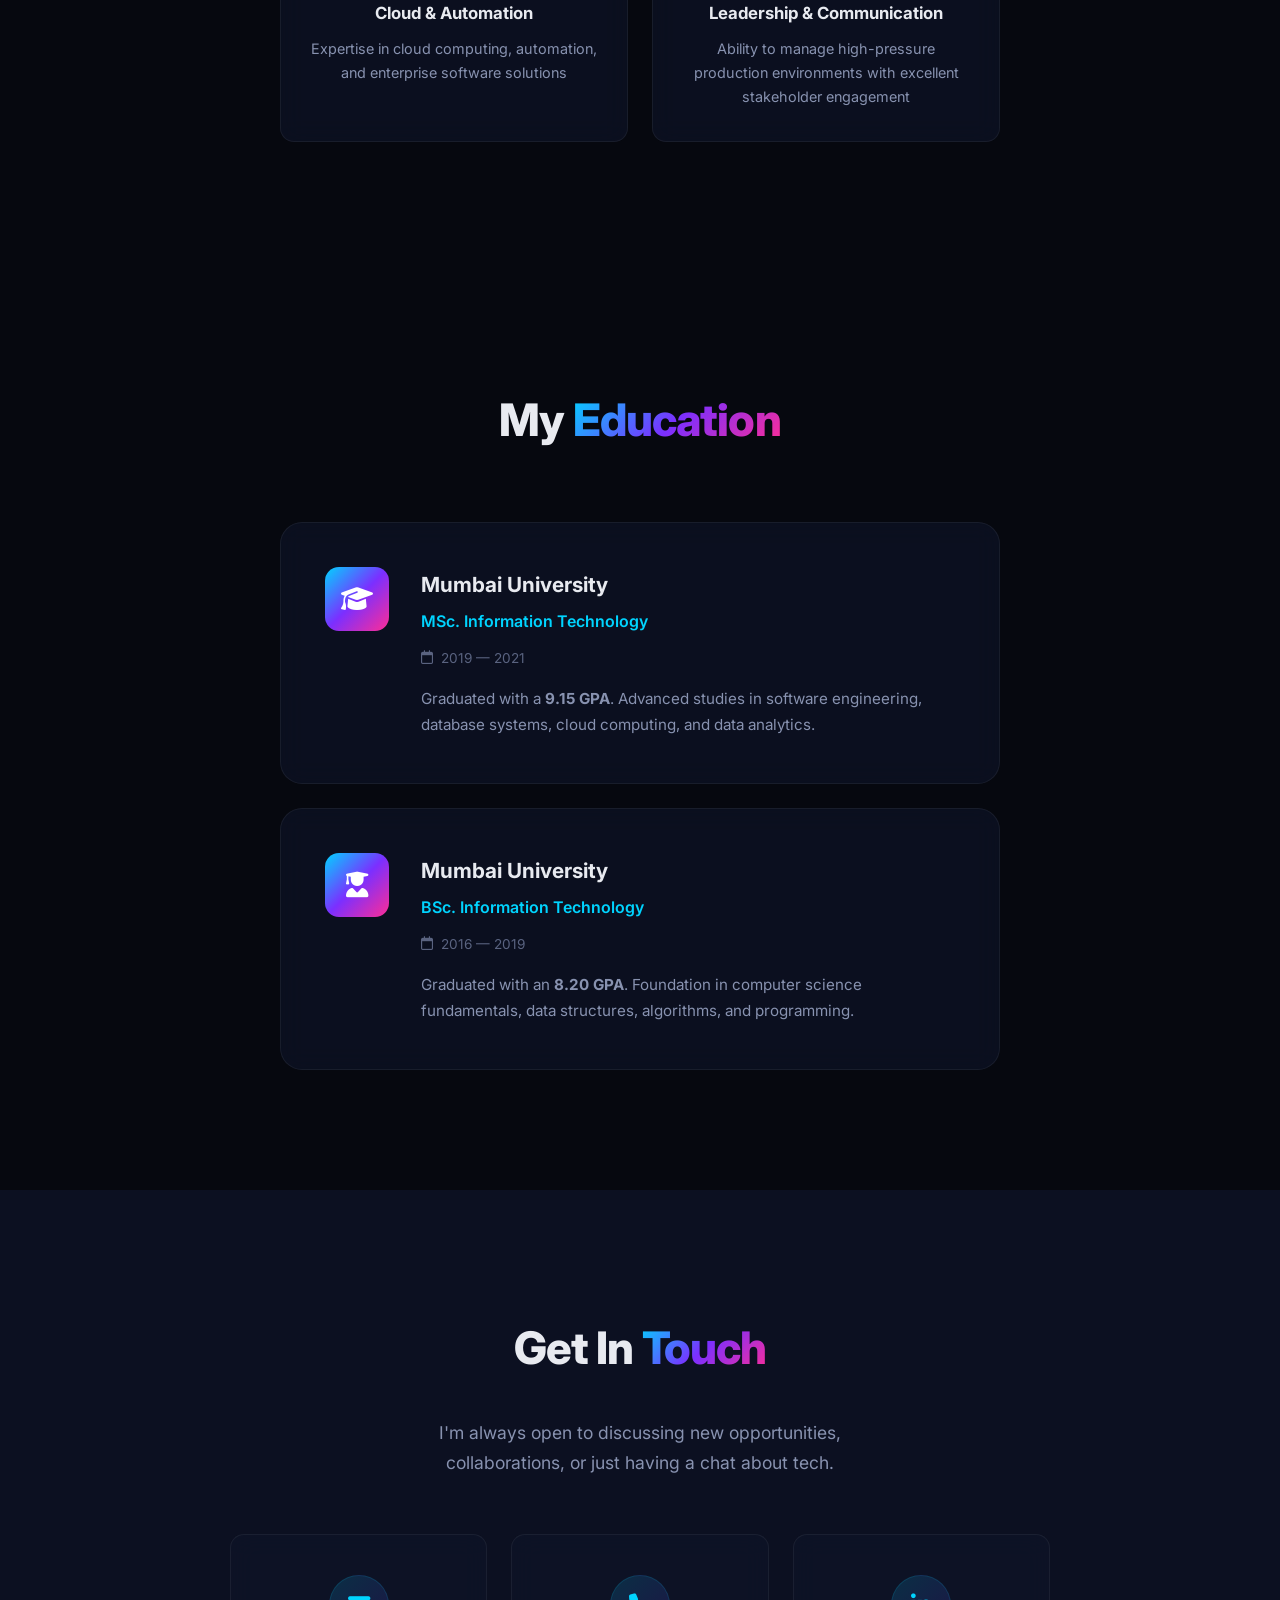
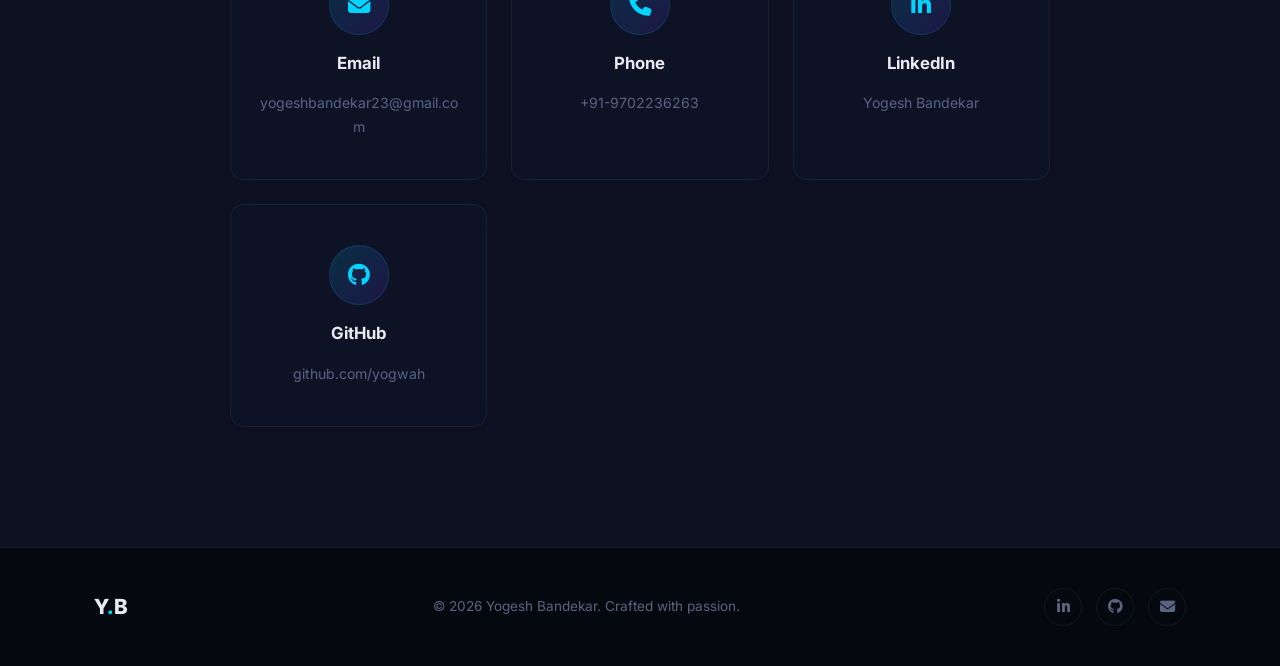
<file: Profile/index.html>
<!DOCTYPE html>
<html lang="en">

<head>
    <meta charset="UTF-8">
    <meta name="viewport" content="width=device-width, initial-scale=1.0">
    <meta name="description"
        content="Yogesh Bandekar — Senior Application Support Engineer | 5+ years in production support, incident management, cloud migration (Azure/AWS), SQL, DevOps, and security compliance.">
    <title>Yogesh Bandekar | Portfolio</title>
    <link rel="preconnect" href="https://fonts.googleapis.com">
    <link rel="preconnect" href="https://fonts.gstatic.com" crossorigin>
    <link href="https://fonts.googleapis.com/css2?family=Inter:wght@300;400;500;600;700;800&display=swap"
        rel="stylesheet">
    <link rel="stylesheet" href="https://cdnjs.cloudflare.com/ajax/libs/font-awesome/6.5.1/css/all.min.css">
    <link rel="stylesheet" href="style.css">
</head>

<body>

    <!-- ═══════════════ NAVIGATION ═══════════════ -->
    <nav class="navbar" id="navbar">
        <div class="nav-container">
            <a href="#hero" class="nav-logo">Y<span class="logo-dot">.</span>B</a>
            <ul class="nav-links" id="navLinks">
                <li><a href="#about" class="nav-link">About</a></li>
                <li><a href="#skills" class="nav-link">Skills</a></li>
                <li><a href="#experience" class="nav-link">Experience</a></li>
                <li><a href="#certifications" class="nav-link">Certifications</a></li>
                <li><a href="#education" class="nav-link">Education</a></li>
                <li><a href="#contact" class="nav-link">Contact</a></li>
            </ul>
            <a href="#contact" class="nav-cta">Let's Talk</a>
            <button class="hamburger" id="hamburger" aria-label="Toggle menu">
                <span></span><span></span><span></span>
            </button>
        </div>
    </nav>

    <!-- ═══════════════ HERO ═══════════════ -->
    <section class="hero" id="hero">
        <div class="hero-bg-grid"></div>
        <div class="hero-glow hero-glow-1"></div>
        <div class="hero-glow hero-glow-2"></div>
        <div class="hero-content">
            <p class="hero-greeting">Hello, I'm</p>
            <h1 class="hero-name">Yogesh <span class="gradient-text">Bandekar</span></h1>
            <div class="hero-typing-wrapper">
                <span class="hero-typing-prefix">I'm a </span>
                <span class="hero-typing" id="typingText"></span>
                <span class="typing-cursor">|</span>
            </div>
            <p class="hero-description">
                Results-driven Senior Application Support Engineer with 5+ years of experience in managing
                production environments, incident management, and ensuring high system availability.
            </p>
            <div class="hero-buttons">
                <a href="#contact" class="btn btn-primary">
                    <i class="fa-solid fa-paper-plane"></i> Get In Touch
                </a>
                <a href="#experience" class="btn btn-ghost">
                    <i class="fa-solid fa-briefcase"></i> View My Work
                </a>
            </div>
            <div class="hero-social">
                <a href="https://www.linkedin.com/in/yogesh-bandekar-4b1024220/" target="_blank" rel="noopener"
                    aria-label="LinkedIn">
                    <i class="fa-brands fa-linkedin-in"></i>
                </a>
                <a href="https://github.com/yogwah" target="_blank" rel="noopener" aria-label="GitHub">
                    <i class="fa-brands fa-github"></i>
                </a>
                <a href="#contact" class="email-link" data-email="eW9nZXNoYmFuZGVrYXIyM0BnbWFpbC5jb20="
                    aria-label="Email">
                    <i class="fa-solid fa-envelope"></i>
                </a>
            </div>
        </div>
        <div class="hero-scroll-indicator">
            <span>Scroll Down</span>
            <div class="scroll-arrow"></div>
        </div>
    </section>

    <!-- ═══════════════ ABOUT ═══════════════ -->
    <section class="section about" id="about">
        <div class="container">
            <h2 class="section-title reveal">About <span class="gradient-text">Me</span></h2>
            <div class="about-grid">
                <div class="about-text reveal">
                    <p>
                        Results-driven <strong>Senior Application Support Engineer</strong> with over
                        <strong>5+ years</strong> of experience in managing production environments,
                        incident management, and ensuring high system availability.
                    </p>
                    <p>
                        Expertise in <strong>SQL (MSSQL, Oracle)</strong> for data analysis and troubleshooting,
                        along with hands-on experience in <strong>Azure and AWS</strong> cloud environments.
                        Proven track record in resolving critical incidents within SLA, performing
                        <strong>root cause analysis (RCA)</strong>, and driving deployment and automation improvements.
                    </p>
                    <p>
                        Skilled in monitoring and alerting (<strong>Grafana</strong>), security compliance
                        (<strong>VAPT, IIS hardening</strong>), and supporting audits in enterprise environments.
                        Adept at collaborating across cross-functional teams to deliver reliable, scalable,
                        and secure application solutions.
                    </p>
                </div>
                <div class="about-stats reveal">
                    <div class="stat-card">
                        <div class="stat-number" data-target="5">0</div>
                        <div class="stat-label">Years Experience</div>
                    </div>
                    <div class="stat-card">
                        <div class="stat-number" data-target="3">0</div>
                        <div class="stat-label">Companies</div>
                    </div>
                    <div class="stat-card">
                        <div class="stat-number" data-target="2">0</div>
                        <div class="stat-label">Certifications</div>
                    </div>
                    <div class="stat-card">
                        <div class="stat-number" data-target="15">0</div>
                        <div class="stat-label">Technologies</div>
                    </div>
                </div>
            </div>
        </div>
    </section>

    <!-- ═══════════════ SKILLS ═══════════════ -->
    <section class="section skills" id="skills">
        <div class="container">
            <h2 class="section-title reveal">My <span class="gradient-text">Skills</span></h2>
            <div class="skills-grid">
                <div class="skill-category reveal">
                    <div class="skill-category-header">
                        <i class="fa-solid fa-database"></i>
                        <h3>Databases</h3>
                    </div>
                    <div class="skill-tags">
                        <span class="skill-tag">MSSQL</span>
                        <span class="skill-tag">Oracle</span>
                        <span class="skill-tag">MySQL</span>
                    </div>
                </div>
                <div class="skill-category reveal">
                    <div class="skill-category-header">
                        <i class="fa-solid fa-cloud"></i>
                        <h3>Cloud</h3>
                    </div>
                    <div class="skill-tags">
                        <span class="skill-tag">Microsoft Azure</span>
                        <span class="skill-tag">AWS (EC2, S3)</span>
                    </div>
                </div>
                <div class="skill-category reveal">
                    <div class="skill-category-header">
                        <i class="fa-solid fa-code"></i>
                        <h3>Programming & Scripting</h3>
                    </div>
                    <div class="skill-tags">
                        <span class="skill-tag">SQL (hands-on)</span>
                        <span class="skill-tag">Python (basic)</span>
                        <span class="skill-tag">Shell Scripting (basic)</span>
                        <span class="skill-tag">Java (basic)</span>
                        <span class="skill-tag">C# / .NET (basic)</span>
                    </div>
                </div>
                <div class="skill-category reveal">
                    <div class="skill-category-header">
                        <i class="fa-solid fa-chart-line"></i>
                        <h3>Monitoring & Alerting</h3>
                    </div>
                    <div class="skill-tags">
                        <span class="skill-tag">Grafana</span>
                        <span class="skill-tag">Production Monitoring</span>
                        <span class="skill-tag">Alert Handling</span>
                        <span class="skill-tag">Power BI</span>
                    </div>
                </div>
                <div class="skill-category reveal">
                    <div class="skill-category-header">
                        <i class="fa-solid fa-headset"></i>
                        <h3>Application Support</h3>
                    </div>
                    <div class="skill-tags">
                        <span class="skill-tag">Incident Management</span>
                        <span class="skill-tag">Root Cause Analysis (RCA)</span>
                        <span class="skill-tag">SLA Management</span>
                        <span class="skill-tag">Production Support</span>
                    </div>
                </div>
                <div class="skill-category reveal">
                    <div class="skill-category-header">
                        <i class="fa-solid fa-gears"></i>
                        <h3>Deployment & Automation</h3>
                    </div>
                    <div class="skill-tags">
                        <span class="skill-tag">Release Management</span>
                        <span class="skill-tag">CI/CD Basics</span>
                        <span class="skill-tag">Windows Batch Scripting</span>
                    </div>
                </div>
                <div class="skill-category reveal">
                    <div class="skill-category-header">
                        <i class="fa-solid fa-shield-halved"></i>
                        <h3>Security, Compliance & Audits</h3>
                    </div>
                    <div class="skill-tags">
                        <span class="skill-tag">IIS Hardening</span>
                        <span class="skill-tag">VAPT</span>
                        <span class="skill-tag">Security Audits</span>
                        <span class="skill-tag">Compliance Audits</span>
                        <span class="skill-tag">SSL</span>
                        <span class="skill-tag">Firewall Management</span>
                    </div>
                </div>
                <div class="skill-category reveal">
                    <div class="skill-category-header">
                        <i class="fa-solid fa-ticket"></i>
                        <h3>Ticketing & Collaboration</h3>
                    </div>
                    <div class="skill-tags">
                        <span class="skill-tag">ServiceNow</span>
                        <span class="skill-tag">Jira</span>
                        <span class="skill-tag">Confluence</span>
                        <span class="skill-tag">ITSM Tools</span>
                    </div>
                </div>
                <div class="skill-category reveal">
                    <div class="skill-category-header">
                        <i class="fa-solid fa-desktop"></i>
                        <h3>Operating Systems</h3>
                    </div>
                    <div class="skill-tags">
                        <span class="skill-tag">Linux (Ubuntu)</span>
                        <span class="skill-tag">Windows</span>
                    </div>
                </div>
            </div>
        </div>
    </section>

    <!-- ═══════════════ EXPERIENCE ═══════════════ -->
    <section class="section experience" id="experience">
        <div class="container">
            <h2 class="section-title reveal">Work <span class="gradient-text">Experience</span></h2>
            <div class="timeline">
                <div class="timeline-item reveal">
                    <div class="timeline-marker"></div>
                    <div class="timeline-content">
                        <div class="timeline-header">
                            <h3>Senior Application Support Engineer</h3>
                            <span class="timeline-company">Birlasoft</span>
                        </div>
                        <p class="timeline-client"><i class="fa-solid fa-building"></i> SBI Mutual Fund — Application
                            Support Manager</p>
                        <span class="timeline-date">
                            <i class="fa-regular fa-calendar"></i> Apr 2023 — Present
                        </span>
                        <ul class="timeline-details">
                            <li>Modernized applications and successfully migrated Oracle 12c to 19c</li>
                            <li>Executed deployments across DEV, QA, UAT, and PROD environments following change
                                management processes</li>
                            <li>Provided L2 production application support, resolving incidents and service requests
                                within defined SLA timelines</li>
                            <li>Led cloud migration for multiple enterprise applications from on-premise to Azure,
                                ensuring minimal downtime</li>
                            <li>Developed automation scripts to improve deployment efficiency</li>
                            <li>Managed ETL job execution and file processing workflows efficiently</li>
                            <li>Troubleshot application issues using MSSQL, SQL, and PL/SQL queries for data validation
                                and issue analysis</li>
                            <li>Collaborated with vendors and ensured VAPT security compliance</li>
                            <li>Performed IIS hardening and enhanced system security</li>
                            <li>Worked directly with business stakeholders to ensure timely issue resolution</li>
                            <li>Led DR/BCP configurations and ensured seamless execution, maintaining uninterrupted
                                application availability</li>
                            <li>Reduced application downtime by 20–30% through proactive monitoring and RCA</li>
                        </ul>
                        <div class="timeline-tags">
                            <span>Azure</span><span>Oracle</span><span>MSSQL</span><span>ETL</span><span>VAPT</span><span>IIS</span><span>DR/BCP</span><span>RCA</span>
                        </div>
                    </div>
                </div>
                <div class="timeline-item reveal">
                    <div class="timeline-marker"></div>
                    <div class="timeline-content">
                        <div class="timeline-header">
                            <h3>Senior Support Engineer</h3>
                            <span class="timeline-company">CITI Technology</span>
                        </div>
                        <span class="timeline-date">
                            <i class="fa-regular fa-calendar"></i> Nov 2021 — Feb 2023
                        </span>
                        <ul class="timeline-details">
                            <li>Provided end-to-end production support for mission-critical enterprise applications</li>
                            <li>Provided L2 production application support, resolving incidents and service requests
                                within defined SLA timelines</li>
                            <li>Executing AWS-based data pipelines and Power BI dashboards</li>
                            <li>Improved database performance and enhanced MSSQL query optimization</li>
                            <li>Ensured security compliance by implementing effective access control measures</li>
                            <li>Automated ticket resolution processes, increasing operational efficiency</li>
                        </ul>
                        <div class="timeline-tags">
                            <span>AWS</span><span>Power BI</span><span>MSSQL</span><span>ITSM</span>
                        </div>
                    </div>
                </div>
                <div class="timeline-item reveal">
                    <div class="timeline-marker"></div>
                    <div class="timeline-content">
                        <div class="timeline-header">
                            <h3>Process Associate</h3>
                            <span class="timeline-company">Tata Consultancy Services (TCS)</span>
                        </div>
                        <span class="timeline-date">
                            <i class="fa-regular fa-calendar"></i> Dec 2019 — Nov 2021
                        </span>
                        <ul class="timeline-details">
                            <li>Delivered L2 production support for high-impact commodity trading applications</li>
                            <li>Created automation scripts to enhance batch processing and deployments</li>
                            <li>Developed SQL-based reports to extract meaningful business insights</li>
                            <li>Implemented Linux server monitoring and system troubleshooting solutions</li>
                            <li>Led cross-team collaborations to resolve critical production issues</li>
                            <li>Led DR/BCP configurations and ensured seamless execution, maintaining uninterrupted
                                application availability</li>
                            <li>Managed Linux-based infrastructure and automated content deployment</li>
                            <li>Conducted server disk space monitoring and setup automated alerts</li>
                            <li>Resolved system performance bottlenecks and improved troubleshooting efficiency</li>
                        </ul>
                        <div class="timeline-tags">
                            <span>Linux</span><span>SQL</span><span>Shell Scripting</span><span>DR/BCP</span><span>Monitoring</span>
                        </div>
                    </div>
                </div>
            </div>
        </div>
    </section>

    <!-- ═══════════════ CERTIFICATIONS ═══════════════ -->
    <section class="section certifications" id="certifications">
        <div class="container">
            <h2 class="section-title reveal">Certifications & <span class="gradient-text">Achievements</span></h2>
            <div class="cert-grid">
                <div class="cert-card reveal">
                    <div class="cert-icon"><i class="fa-solid fa-award"></i></div>
                    <h3>Excellence in Production Movement & Cloud Transformation</h3>
                    <span class="cert-provider"><i class="fa-solid fa-building"></i> Birlasoft</span>
                    <span class="cert-date">Recognition Award</span>
                </div>
                <div class="cert-card reveal">
                    <div class="cert-icon"><i class="fa-brands fa-git-alt"></i></div>
                    <h3>Git Basics for DevOps</h3>
                    <span class="cert-provider"><i class="fa-solid fa-graduation-cap"></i> KodeKloud</span>
                    <span class="cert-date">Issued Apr 2025</span>
                    <a href="https://www.coursera.org/account/accomplishments/verify/ZFDECGK8RQHM" target="_blank"
                        class="cert-link">
                        View Credential <i class="fa-solid fa-arrow-up-right-from-square"></i>
                    </a>
                </div>
            </div>
        </div>
    </section>

    <!-- ═══════════════ CORE STRENGTHS ═══════════════ -->
    <section class="section strengths" id="strengths">
        <div class="container">
            <h2 class="section-title reveal">Core <span class="gradient-text">Strengths</span></h2>
            <div class="strengths-grid">
                <div class="strength-card reveal">
                    <div class="strength-icon"><i class="fa-solid fa-lightbulb"></i></div>
                    <h3>Problem Solving</h3>
                    <p>Strong problem-solving and analytical skills for diagnosing complex production issues</p>
                </div>
                <div class="strength-card reveal">
                    <div class="strength-icon"><i class="fa-solid fa-rocket"></i></div>
                    <h3>Continuous Learning</h3>
                    <p>Passion for continuous learning and innovation in cloud, automation, and DevOps</p>
                </div>
                <div class="strength-card reveal">
                    <div class="strength-icon"><i class="fa-solid fa-cloud-arrow-up"></i></div>
                    <h3>Cloud & Automation</h3>
                    <p>Expertise in cloud computing, automation, and enterprise software solutions</p>
                </div>
                <div class="strength-card reveal">
                    <div class="strength-icon"><i class="fa-solid fa-users"></i></div>
                    <h3>Leadership & Communication</h3>
                    <p>Ability to manage high-pressure production environments with excellent stakeholder engagement</p>
                </div>
            </div>
        </div>
    </section>

    <!-- ═══════════════ EDUCATION ═══════════════ -->
    <section class="section education" id="education">
        <div class="container">
            <h2 class="section-title reveal">My <span class="gradient-text">Education</span></h2>
            <div class="education-grid">
                <div class="education-card reveal">
                    <div class="edu-icon"><i class="fa-solid fa-graduation-cap"></i></div>
                    <div class="edu-details">
                        <h3>Mumbai University</h3>
                        <p class="edu-degree">MSc. Information Technology</p>
                        <span class="edu-date"><i class="fa-regular fa-calendar"></i> 2019 — 2021</span>
                        <p class="edu-description">
                            Graduated with a <strong>9.15 GPA</strong>. Advanced studies in software engineering,
                            database systems, cloud computing, and data analytics.
                        </p>
                    </div>
                </div>
                <div class="education-card reveal" style="margin-top: 24px;">
                    <div class="edu-icon"><i class="fa-solid fa-user-graduate"></i></div>
                    <div class="edu-details">
                        <h3>Mumbai University</h3>
                        <p class="edu-degree">BSc. Information Technology</p>
                        <span class="edu-date"><i class="fa-regular fa-calendar"></i> 2016 — 2019</span>
                        <p class="edu-description">
                            Graduated with an <strong>8.20 GPA</strong>. Foundation in computer science fundamentals,
                            data structures, algorithms, and programming.
                        </p>
                    </div>
                </div>
            </div>
        </div>
    </section>

    <!-- ═══════════════ CONTACT ═══════════════ -->
    <section class="section contact" id="contact">
        <div class="container">
            <h2 class="section-title reveal">Get In <span class="gradient-text">Touch</span></h2>
            <p class="contact-subtitle reveal">
                I'm always open to discussing new opportunities, collaborations, or just having a chat about tech.
            </p>
            <div class="contact-grid">
                <a href="#contact" class="contact-card reveal email-link"
                    data-email="eW9nZXNoYmFuZGVrYXIyM0BnbWFpbC5jb20=">
                    <div class="contact-icon"><i class="fa-solid fa-envelope"></i></div>
                    <h3>Email</h3>
                    <p class="email-text">[click to reveal]</p>
                </a>
                <a href="tel:+919702236263" class="contact-card reveal">
                    <div class="contact-icon"><i class="fa-solid fa-phone"></i></div>
                    <h3>Phone</h3>
                    <p>+91-9702236263</p>
                </a>
                <a href="https://www.linkedin.com/in/yogesh-bandekar-4b1024220/" target="_blank"
                    class="contact-card reveal">
                    <div class="contact-icon"><i class="fa-brands fa-linkedin-in"></i></div>
                    <h3>LinkedIn</h3>
                    <p>Yogesh Bandekar</p>
                </a>
                <a href="https://github.com/yogwah" target="_blank" class="contact-card reveal">
                    <div class="contact-icon"><i class="fa-brands fa-github"></i></div>
                    <h3>GitHub</h3>
                    <p>github.com/yogwah</p>
                </a>
            </div>
        </div>
    </section>

    <!-- ═══════════════ FOOTER ═══════════════ -->
    <footer class="footer">
        <div class="container">
            <div class="footer-content">
                <span class="footer-logo">Y<span class="logo-dot">.</span>B</span>
                <p>&copy; 2026 Yogesh Bandekar. Crafted with passion.</p>
                <div class="footer-socials">
                    <a href="https://www.linkedin.com/in/yogesh-bandekar-4b1024220/" target="_blank"
                        aria-label="LinkedIn"><i class="fa-brands fa-linkedin-in"></i></a>
                    <a href="https://github.com/yogwah" target="_blank" aria-label="GitHub"><i
                            class="fa-brands fa-github"></i></a>
                    <a href="#contact" class="email-link" data-email="eW9nZXNoYmFuZGVrYXIyM0BnbWFpbC5jb20="
                        aria-label="Email"><i class="fa-solid fa-envelope"></i></a>
                </div>
            </div>
        </div>
    </footer>

    <script src="script.js"></script>
</body>

</html>
</file>
<file: style.css>
/* ═══════════════════════════════════════════════
   PORTFOLIO — Yogesh Bandekar
   Premium Dark Theme with Glassmorphism
   ═══════════════════════════════════════════════ */

/* ── CSS Custom Properties ──────────────────── */
:root {
    --bg-primary: #06080f;
    --bg-secondary: #0c1021;
    --bg-card: rgba(15, 20, 40, 0.65);
    --bg-card-hover: rgba(20, 28, 58, 0.8);

    --text-primary: #e8eaf0;
    --text-secondary: #8892b0;
    --text-muted: #5a6380;

    --accent-cyan: #00d4ff;
    --accent-purple: #7b2fff;
    --accent-pink: #ff2d95;
    --gradient-main: linear-gradient(135deg, #00d4ff 0%, #7b2fff 50%, #ff2d95 100%);
    --gradient-subtle: linear-gradient(135deg, rgba(0, 212, 255, 0.15) 0%, rgba(123, 47, 255, 0.15) 100%);

    --border-color: rgba(255, 255, 255, 0.06);
    --border-glow: rgba(0, 212, 255, 0.2);

    --radius-sm: 8px;
    --radius-md: 14px;
    --radius-lg: 22px;
    --radius-xl: 30px;

    --shadow-card: 0 8px 32px rgba(0, 0, 0, 0.4);
    --shadow-glow: 0 0 40px rgba(0, 212, 255, 0.1);

    --transition-fast: 0.2s cubic-bezier(0.4, 0, 0.2, 1);
    --transition-med: 0.4s cubic-bezier(0.4, 0, 0.2, 1);
    --transition-slow: 0.6s cubic-bezier(0.4, 0, 0.2, 1);

    --font-main: 'Inter', -apple-system, BlinkMacSystemFont, sans-serif;
    --nav-height: 72px;
}

/* ── Reset & Base ───────────────────────────── */
*,
*::before,
*::after {
    margin: 0;
    padding: 0;
    box-sizing: border-box;
}

html {
    scroll-behavior: smooth;
    scroll-padding-top: var(--nav-height);
}

body {
    font-family: var(--font-main);
    background: var(--bg-primary);
    color: var(--text-primary);
    line-height: 1.7;
    overflow-x: hidden;
    -webkit-font-smoothing: antialiased;
}

a {
    text-decoration: none;
    color: inherit;
}

ul {
    list-style: none;
}

img {
    max-width: 100%;
    display: block;
}

.container {
    max-width: 1140px;
    margin: 0 auto;
    padding: 0 24px;
}

.gradient-text {
    background: var(--gradient-main);
    -webkit-background-clip: text;
    -webkit-text-fill-color: transparent;
    background-clip: text;
}

.section {
    padding: 120px 0;
    position: relative;
}

.section-title {
    font-size: clamp(2rem, 5vw, 2.8rem);
    font-weight: 800;
    text-align: center;
    margin-bottom: 64px;
    letter-spacing: -0.02em;
}

/* ── Navigation ─────────────────────────────── */
.navbar {
    position: fixed;
    top: 0;
    left: 0;
    right: 0;
    z-index: 1000;
    height: var(--nav-height);
    transition: var(--transition-med);
    background: transparent;
}

.navbar.scrolled {
    background: rgba(6, 8, 15, 0.85);
    backdrop-filter: blur(20px);
    -webkit-backdrop-filter: blur(20px);
    border-bottom: 1px solid var(--border-color);
    box-shadow: 0 4px 30px rgba(0, 0, 0, 0.3);
}

.nav-container {
    max-width: 1200px;
    margin: 0 auto;
    padding: 0 24px;
    height: 100%;
    display: flex;
    align-items: center;
    justify-content: space-between;
}

.nav-logo {
    font-size: 1.6rem;
    font-weight: 800;
    letter-spacing: -0.02em;
    color: var(--text-primary);
    transition: var(--transition-fast);
}

.logo-dot {
    color: var(--accent-cyan);
}

.nav-links {
    display: flex;
    gap: 8px;
}

.nav-link {
    padding: 8px 18px;
    font-size: 0.88rem;
    font-weight: 500;
    color: var(--text-secondary);
    border-radius: var(--radius-sm);
    transition: var(--transition-fast);
    position: relative;
}

.nav-link:hover,
.nav-link.active {
    color: var(--text-primary);
    background: rgba(255, 255, 255, 0.05);
}

.nav-link.active::after {
    content: '';
    position: absolute;
    bottom: 2px;
    left: 50%;
    transform: translateX(-50%);
    width: 20px;
    height: 2px;
    background: var(--gradient-main);
    border-radius: 2px;
}

.nav-cta {
    padding: 10px 24px;
    font-size: 0.85rem;
    font-weight: 600;
    background: var(--gradient-main);
    color: #fff;
    border-radius: var(--radius-xl);
    transition: var(--transition-fast);
    box-shadow: 0 4px 15px rgba(0, 212, 255, 0.25);
}

.nav-cta:hover {
    transform: translateY(-2px);
    box-shadow: 0 6px 25px rgba(0, 212, 255, 0.4);
}

.hamburger {
    display: none;
    flex-direction: column;
    gap: 5px;
    background: none;
    border: none;
    cursor: pointer;
    padding: 8px;
    z-index: 1010;
}

.hamburger span {
    width: 24px;
    height: 2px;
    background: var(--text-primary);
    border-radius: 2px;
    transition: var(--transition-fast);
}

.hamburger.active span:nth-child(1) {
    transform: rotate(45deg) translate(5px, 5px);
}

.hamburger.active span:nth-child(2) {
    opacity: 0;
}

.hamburger.active span:nth-child(3) {
    transform: rotate(-45deg) translate(5px, -5px);
}

/* ── Hero ────────────────────────────────────── */
.hero {
    min-height: 100vh;
    display: flex;
    flex-direction: column;
    align-items: center;
    justify-content: center;
    position: relative;
    overflow: hidden;
    padding: 0 24px;
}

.hero-bg-grid {
    position: absolute;
    inset: 0;
    background-image:
        linear-gradient(rgba(255, 255, 255, 0.02) 1px, transparent 1px),
        linear-gradient(90deg, rgba(255, 255, 255, 0.02) 1px, transparent 1px);
    background-size: 60px 60px;
    mask-image: radial-gradient(ellipse 60% 60% at 50% 50%, black 20%, transparent 70%);
    -webkit-mask-image: radial-gradient(ellipse 60% 60% at 50% 50%, black 20%, transparent 70%);
}

.hero-glow {
    position: absolute;
    border-radius: 50%;
    filter: blur(120px);
    opacity: 0.35;
    pointer-events: none;
}

.hero-glow-1 {
    width: 500px;
    height: 500px;
    background: var(--accent-purple);
    top: -100px;
    right: -100px;
    animation: floatGlow 8s ease-in-out infinite alternate;
}

.hero-glow-2 {
    width: 400px;
    height: 400px;
    background: var(--accent-cyan);
    bottom: -50px;
    left: -80px;
    animation: floatGlow 10s ease-in-out infinite alternate-reverse;
}

@keyframes floatGlow {
    0% {
        transform: translate(0, 0) scale(1);
    }

    100% {
        transform: translate(30px, -20px) scale(1.1);
    }
}

.hero-content {
    text-align: center;
    z-index: 2;
    max-width: 760px;
}

.hero-greeting {
    font-size: 1.05rem;
    font-weight: 500;
    color: var(--accent-cyan);
    letter-spacing: 0.15em;
    text-transform: uppercase;
    margin-bottom: 16px;
    opacity: 0;
    animation: fadeInUp 0.8s 0.2s forwards;
}

.hero-name {
    font-size: clamp(2.8rem, 8vw, 5rem);
    font-weight: 800;
    line-height: 1.1;
    letter-spacing: -0.03em;
    margin-bottom: 20px;
    opacity: 0;
    animation: fadeInUp 0.8s 0.4s forwards;
}

.hero-typing-wrapper {
    font-size: clamp(1.1rem, 3vw, 1.45rem);
    font-weight: 400;
    color: var(--text-secondary);
    margin-bottom: 28px;
    min-height: 2em;
    display: flex;
    align-items: center;
    justify-content: center;
    gap: 6px;
    opacity: 0;
    animation: fadeInUp 0.8s 0.6s forwards;
}

.hero-typing {
    color: var(--accent-cyan);
    font-weight: 600;
}

.typing-cursor {
    color: var(--accent-cyan);
    animation: blink 0.8s step-end infinite;
    font-weight: 300;
}

@keyframes blink {
    50% {
        opacity: 0;
    }
}

.hero-description {
    font-size: 1.05rem;
    color: var(--text-secondary);
    max-width: 560px;
    margin: 0 auto 40px;
    line-height: 1.8;
    opacity: 0;
    animation: fadeInUp 0.8s 0.8s forwards;
}

.hero-buttons {
    display: flex;
    gap: 16px;
    justify-content: center;
    flex-wrap: wrap;
    margin-bottom: 48px;
    opacity: 0;
    animation: fadeInUp 0.8s 1s forwards;
}

.btn {
    display: inline-flex;
    align-items: center;
    gap: 10px;
    padding: 14px 32px;
    font-size: 0.95rem;
    font-weight: 600;
    border-radius: var(--radius-xl);
    cursor: pointer;
    transition: var(--transition-fast);
    border: none;
    font-family: var(--font-main);
}

.btn-primary {
    background: var(--gradient-main);
    color: #fff;
    box-shadow: 0 4px 20px rgba(0, 212, 255, 0.3);
}

.btn-primary:hover {
    transform: translateY(-3px);
    box-shadow: 0 8px 35px rgba(0, 212, 255, 0.45);
}

.btn-ghost {
    background: transparent;
    color: var(--text-primary);
    border: 1px solid rgba(255, 255, 255, 0.12);
    backdrop-filter: blur(8px);
}

.btn-ghost:hover {
    border-color: var(--accent-cyan);
    background: rgba(0, 212, 255, 0.06);
    transform: translateY(-3px);
}

.hero-social {
    display: flex;
    justify-content: center;
    gap: 20px;
    opacity: 0;
    animation: fadeInUp 0.8s 1.2s forwards;
}

.hero-social a {
    width: 46px;
    height: 46px;
    display: flex;
    align-items: center;
    justify-content: center;
    border-radius: 50%;
    border: 1px solid var(--border-color);
    color: var(--text-secondary);
    font-size: 1.1rem;
    transition: var(--transition-fast);
}

.hero-social a:hover {
    color: var(--accent-cyan);
    border-color: var(--accent-cyan);
    background: rgba(0, 212, 255, 0.08);
    transform: translateY(-3px);
    box-shadow: 0 4px 20px rgba(0, 212, 255, 0.15);
}

.hero-scroll-indicator {
    position: absolute;
    bottom: 40px;
    display: flex;
    flex-direction: column;
    align-items: center;
    gap: 10px;
    color: var(--text-muted);
    font-size: 0.75rem;
    letter-spacing: 0.15em;
    text-transform: uppercase;
    opacity: 0;
    animation: fadeInUp 0.8s 1.5s forwards;
}

.scroll-arrow {
    width: 20px;
    height: 20px;
    border-right: 2px solid var(--text-muted);
    border-bottom: 2px solid var(--text-muted);
    transform: rotate(45deg);
    animation: scrollBounce 2s infinite;
}

@keyframes scrollBounce {

    0%,
    100% {
        transform: rotate(45deg) translate(0, 0);
        opacity: 0.6;
    }

    50% {
        transform: rotate(45deg) translate(5px, 5px);
        opacity: 1;
    }
}

@keyframes fadeInUp {
    from {
        opacity: 0;
        transform: translateY(30px);
    }

    to {
        opacity: 1;
        transform: translateY(0);
    }
}

/* ── About Section ──────────────────────────── */
.about-grid {
    display: grid;
    grid-template-columns: 1.2fr 1fr;
    gap: 60px;
    align-items: start;
}

.about-text p {
    color: var(--text-secondary);
    font-size: 1.02rem;
    margin-bottom: 20px;
    line-height: 1.85;
}

.about-text strong {
    color: var(--text-primary);
    font-weight: 600;
}

.about-stats {
    display: grid;
    grid-template-columns: 1fr 1fr;
    gap: 20px;
}

.stat-card {
    background: var(--bg-card);
    border: 1px solid var(--border-color);
    border-radius: var(--radius-md);
    padding: 28px 20px;
    text-align: center;
    backdrop-filter: blur(12px);
    transition: var(--transition-med);
}

.stat-card:hover {
    border-color: var(--border-glow);
    background: var(--bg-card-hover);
    transform: translateY(-4px);
    box-shadow: var(--shadow-glow);
}

.stat-number {
    font-size: 2.4rem;
    font-weight: 800;
    background: var(--gradient-main);
    -webkit-background-clip: text;
    -webkit-text-fill-color: transparent;
    background-clip: text;
    line-height: 1;
    margin-bottom: 8px;
}

.stat-number::after {
    content: '+';
    font-size: 1.4rem;
}

.stat-label {
    font-size: 0.82rem;
    color: var(--text-muted);
    font-weight: 500;
    text-transform: uppercase;
    letter-spacing: 0.05em;
}

/* ── Skills Section ─────────────────────────── */
.skills-grid {
    display: grid;
    grid-template-columns: repeat(3, 1fr);
    gap: 24px;
}

.skill-category {
    background: var(--bg-card);
    border: 1px solid var(--border-color);
    border-radius: var(--radius-md);
    padding: 32px 28px;
    backdrop-filter: blur(12px);
    transition: var(--transition-med);
}

.skill-category:hover {
    border-color: var(--border-glow);
    background: var(--bg-card-hover);
    transform: translateY(-4px);
    box-shadow: var(--shadow-glow);
}

.skill-category-header {
    display: flex;
    align-items: center;
    gap: 14px;
    margin-bottom: 20px;
}

.skill-category-header i {
    font-size: 1.3rem;
    color: var(--accent-cyan);
    width: 42px;
    height: 42px;
    display: flex;
    align-items: center;
    justify-content: center;
    border-radius: var(--radius-sm);
    background: rgba(0, 212, 255, 0.08);
    border: 1px solid rgba(0, 212, 255, 0.12);
}

.skill-category-header h3 {
    font-size: 1.05rem;
    font-weight: 700;
    color: var(--text-primary);
}

.skill-tags {
    display: flex;
    flex-wrap: wrap;
    gap: 8px;
}

.skill-tag {
    font-size: 0.82rem;
    font-weight: 500;
    padding: 6px 14px;
    border-radius: var(--radius-xl);
    background: rgba(255, 255, 255, 0.04);
    border: 1px solid rgba(255, 255, 255, 0.08);
    color: var(--text-secondary);
    transition: var(--transition-fast);
}

.skill-tag:hover {
    background: rgba(0, 212, 255, 0.08);
    border-color: rgba(0, 212, 255, 0.2);
    color: var(--accent-cyan);
}

/* ── Experience / Timeline ──────────────────── */
.timeline {
    position: relative;
    max-width: 720px;
    margin: 0 auto;
    padding-left: 40px;
}

.timeline::before {
    content: '';
    position: absolute;
    left: 8px;
    top: 0;
    bottom: 0;
    width: 2px;
    background: linear-gradient(180deg, var(--accent-cyan), var(--accent-purple), transparent);
}

.timeline-item {
    position: relative;
    margin-bottom: 48px;
}

.timeline-item:last-child {
    margin-bottom: 0;
}

.timeline-marker {
    position: absolute;
    left: -40px;
    top: 8px;
    width: 18px;
    height: 18px;
    border-radius: 50%;
    background: var(--bg-primary);
    border: 3px solid var(--accent-cyan);
    box-shadow: 0 0 15px rgba(0, 212, 255, 0.3);
    z-index: 2;
}

.timeline-content {
    background: var(--bg-card);
    border: 1px solid var(--border-color);
    border-radius: var(--radius-md);
    padding: 32px;
    backdrop-filter: blur(12px);
    transition: var(--transition-med);
}

.timeline-content:hover {
    border-color: var(--border-glow);
    transform: translateX(6px);
    box-shadow: var(--shadow-glow);
}

.timeline-header {
    display: flex;
    justify-content: space-between;
    align-items: flex-start;
    flex-wrap: wrap;
    gap: 8px;
    margin-bottom: 8px;
}

.timeline-header h3 {
    font-size: 1.2rem;
    font-weight: 700;
}

.timeline-company {
    font-size: 0.88rem;
    font-weight: 600;
    color: var(--accent-cyan);
    padding: 4px 14px;
    border-radius: var(--radius-xl);
    background: rgba(0, 212, 255, 0.08);
    border: 1px solid rgba(0, 212, 255, 0.15);
}

.timeline-client {
    font-size: 0.88rem;
    color: var(--accent-purple);
    font-weight: 500;
    margin-bottom: 6px;
    display: flex;
    align-items: center;
    gap: 8px;
}

.timeline-client i {
    font-size: 0.8rem;
    opacity: 0.7;
}

.timeline-date {
    display: inline-flex;
    align-items: center;
    gap: 8px;
    font-size: 0.85rem;
    color: var(--text-muted);
    margin-bottom: 16px;
}

.timeline-details {
    list-style: none;
    margin-bottom: 18px;
}

.timeline-details li {
    position: relative;
    padding-left: 20px;
    color: var(--text-secondary);
    font-size: 0.93rem;
    margin-bottom: 8px;
    line-height: 1.7;
}

.timeline-details li::before {
    content: '';
    position: absolute;
    left: 0;
    top: 10px;
    width: 6px;
    height: 6px;
    border-radius: 50%;
    background: var(--accent-purple);
}

.timeline-tags {
    display: flex;
    flex-wrap: wrap;
    gap: 8px;
}

.timeline-tags span {
    font-size: 0.78rem;
    font-weight: 500;
    padding: 4px 12px;
    border-radius: var(--radius-xl);
    background: rgba(123, 47, 255, 0.1);
    border: 1px solid rgba(123, 47, 255, 0.15);
    color: var(--accent-purple);
}

/* ── Certifications ─────────────────────────── */
.cert-grid {
    display: grid;
    grid-template-columns: repeat(3, 1fr);
    gap: 24px;
}

.cert-card {
    background: var(--bg-card);
    border: 1px solid var(--border-color);
    border-radius: var(--radius-md);
    padding: 32px 28px;
    backdrop-filter: blur(12px);
    transition: var(--transition-med);
    display: flex;
    flex-direction: column;
    gap: 14px;
}

.cert-card:hover {
    border-color: var(--border-glow);
    background: var(--bg-card-hover);
    transform: translateY(-6px);
    box-shadow: var(--shadow-glow);
}

.cert-icon {
    width: 52px;
    height: 52px;
    border-radius: var(--radius-sm);
    background: var(--gradient-subtle);
    border: 1px solid rgba(0, 212, 255, 0.1);
    display: flex;
    align-items: center;
    justify-content: center;
    font-size: 1.3rem;
    color: var(--accent-cyan);
}

.cert-card h3 {
    font-size: 1rem;
    font-weight: 700;
    color: var(--text-primary);
    line-height: 1.4;
}

.cert-provider {
    font-size: 0.85rem;
    color: var(--text-muted);
    display: flex;
    align-items: center;
    gap: 8px;
}

.cert-provider i {
    color: var(--accent-cyan);
}

.cert-date {
    font-size: 0.82rem;
    color: var(--text-muted);
}

.cert-link {
    display: inline-flex;
    align-items: center;
    gap: 8px;
    font-size: 0.85rem;
    font-weight: 600;
    color: var(--accent-cyan);
    transition: var(--transition-fast);
    margin-top: auto;
}

.cert-link:hover {
    color: var(--accent-purple);
    gap: 12px;
}

/* ── Education ──────────────────────────────── */
.education-grid {
    max-width: 720px;
    margin: 0 auto;
}

.education-card {
    background: var(--bg-card);
    border: 1px solid var(--border-color);
    border-radius: var(--radius-lg);
    padding: 44px;
    backdrop-filter: blur(12px);
    display: flex;
    gap: 32px;
    align-items: flex-start;
    transition: var(--transition-med);
}

.education-card:hover {
    border-color: var(--border-glow);
    transform: translateY(-4px);
    box-shadow: var(--shadow-glow);
}

.edu-icon {
    width: 64px;
    height: 64px;
    border-radius: var(--radius-md);
    background: var(--gradient-main);
    display: flex;
    align-items: center;
    justify-content: center;
    font-size: 1.6rem;
    color: #fff;
    flex-shrink: 0;
}

.edu-details h3 {
    font-size: 1.3rem;
    font-weight: 700;
    margin-bottom: 6px;
}

.edu-degree {
    font-size: 1rem;
    color: var(--accent-cyan);
    font-weight: 600;
    margin-bottom: 8px;
}

.edu-date {
    display: inline-flex;
    align-items: center;
    gap: 8px;
    font-size: 0.85rem;
    color: var(--text-muted);
    margin-bottom: 16px;
}

.edu-description {
    font-size: 0.95rem;
    color: var(--text-secondary);
    line-height: 1.75;
}

/* ── Contact Section ────────────────────────── */

/* ── Core Strengths ────────────────────────── */
.strengths-grid {
    display: grid;
    grid-template-columns: repeat(2, 1fr);
    gap: 24px;
    max-width: 720px;
    margin: 0 auto;
}

.strength-card {
    background: var(--bg-card);
    border: 1px solid var(--border-color);
    border-radius: var(--radius-md);
    padding: 32px 28px;
    backdrop-filter: blur(12px);
    transition: var(--transition-med);
    text-align: center;
}

.strength-card:hover {
    border-color: var(--border-glow);
    background: var(--bg-card-hover);
    transform: translateY(-6px);
    box-shadow: var(--shadow-glow);
}

.strength-icon {
    width: 60px;
    height: 60px;
    border-radius: var(--radius-md);
    background: var(--gradient-subtle);
    border: 1px solid rgba(0, 212, 255, 0.1);
    display: flex;
    align-items: center;
    justify-content: center;
    font-size: 1.5rem;
    color: var(--accent-cyan);
    margin: 0 auto 18px;
}

.strength-card h3 {
    font-size: 1.05rem;
    font-weight: 700;
    color: var(--text-primary);
    margin-bottom: 10px;
}

.strength-card p {
    font-size: 0.9rem;
    color: var(--text-secondary);
    line-height: 1.65;
}

/* ── Contact Section ────────────────────────── */
.contact {
    background: var(--bg-secondary);
}

.contact-subtitle {
    text-align: center;
    color: var(--text-secondary);
    font-size: 1.1rem;
    max-width: 520px;
    margin: -32px auto 56px;
    line-height: 1.7;
}

.contact-grid {
    display: grid;
    grid-template-columns: repeat(3, 1fr);
    gap: 24px;
    max-width: 820px;
    margin: 0 auto;
}

.contact-card {
    background: var(--bg-card);
    border: 1px solid var(--border-color);
    border-radius: var(--radius-md);
    padding: 40px 28px;
    text-align: center;
    backdrop-filter: blur(12px);
    transition: var(--transition-med);
    display: flex;
    flex-direction: column;
    align-items: center;
    gap: 14px;
}

.contact-card:hover {
    border-color: var(--border-glow);
    background: var(--bg-card-hover);
    transform: translateY(-6px);
    box-shadow: var(--shadow-glow);
}

.contact-icon {
    width: 60px;
    height: 60px;
    border-radius: 50%;
    background: var(--gradient-subtle);
    border: 1px solid rgba(0, 212, 255, 0.12);
    display: flex;
    align-items: center;
    justify-content: center;
    font-size: 1.4rem;
    color: var(--accent-cyan);
    transition: var(--transition-fast);
}

.contact-card:hover .contact-icon {
    background: var(--gradient-main);
    color: #fff;
    border-color: transparent;
    transform: scale(1.1);
}

.contact-card h3 {
    font-size: 1.05rem;
    font-weight: 700;
}

.contact-card p {
    font-size: 0.88rem;
    color: var(--text-muted);
    word-break: break-all;
}

/* ── Footer ─────────────────────────────────── */
.footer {
    padding: 40px 0;
    border-top: 1px solid var(--border-color);
}

.footer-content {
    display: flex;
    align-items: center;
    justify-content: space-between;
    flex-wrap: wrap;
    gap: 20px;
}

.footer-logo {
    font-size: 1.3rem;
    font-weight: 800;
}

.footer-content p {
    font-size: 0.85rem;
    color: var(--text-muted);
}

.footer-socials {
    display: flex;
    gap: 14px;
}

.footer-socials a {
    width: 38px;
    height: 38px;
    display: flex;
    align-items: center;
    justify-content: center;
    border-radius: 50%;
    border: 1px solid var(--border-color);
    color: var(--text-muted);
    font-size: 0.95rem;
    transition: var(--transition-fast);
}

.footer-socials a:hover {
    color: var(--accent-cyan);
    border-color: var(--accent-cyan);
    background: rgba(0, 212, 255, 0.06);
}

/* ── Reveal Animations ──────────────────────── */
.reveal {
    opacity: 0;
    transform: translateY(40px);
    transition: opacity 0.7s ease, transform 0.7s ease;
}

.reveal.visible {
    opacity: 1;
    transform: translateY(0);
}

/* Stagger child reveal delays */
.reveal:nth-child(2) {
    transition-delay: 0.1s;
}

.reveal:nth-child(3) {
    transition-delay: 0.2s;
}

.reveal:nth-child(4) {
    transition-delay: 0.3s;
}

.reveal:nth-child(5) {
    transition-delay: 0.4s;
}

.reveal:nth-child(6) {
    transition-delay: 0.5s;
}

/* ── Responsive ─────────────────────────────── */
@media (max-width: 1024px) {

    .skills-grid,
    .cert-grid {
        grid-template-columns: repeat(2, 1fr);
    }
}

@media (max-width: 768px) {
    :root {
        --nav-height: 64px;
    }

    .section {
        padding: 80px 0;
    }

    .section-title {
        margin-bottom: 48px;
    }

    /* Mobile Nav */
    .nav-links {
        position: fixed;
        inset: 0;
        background: rgba(6, 8, 15, 0.97);
        backdrop-filter: blur(24px);
        flex-direction: column;
        align-items: center;
        justify-content: center;
        gap: 12px;
        transform: translateX(100%);
        transition: var(--transition-med);
        z-index: 1005;
    }

    .nav-links.open {
        transform: translateX(0);
    }

    .nav-link {
        font-size: 1.2rem;
        padding: 14px 32px;
    }

    .nav-cta {
        display: none;
    }

    .hamburger {
        display: flex;
    }

    /* About */
    .about-grid {
        grid-template-columns: 1fr;
        gap: 40px;
    }

    .about-stats {
        grid-template-columns: repeat(2, 1fr);
    }

    /* Skills & Certs */
    .skills-grid,
    .cert-grid,
    .contact-grid {
        grid-template-columns: 1fr;
    }

    /* Education */
    .education-card {
        flex-direction: column;
        padding: 32px;
        gap: 20px;
    }

    /* Timeline */
    .timeline {
        padding-left: 30px;
    }

    .timeline-marker {
        left: -30px;
        width: 14px;
        height: 14px;
    }

    .timeline-content {
        padding: 24px;
    }

    .timeline-header {
        flex-direction: column;
    }

    /* Footer */
    .footer-content {
        flex-direction: column;
        text-align: center;
    }
}

@media (max-width: 480px) {
    .hero-name {
        font-size: 2.4rem;
    }

    .hero-buttons {
        flex-direction: column;
        align-items: center;
    }

    .btn {
        width: 100%;
        max-width: 280px;
        justify-content: center;
    }

    .about-stats {
        grid-template-columns: 1fr 1fr;
        gap: 14px;
    }

    .stat-card {
        padding: 20px 14px;
    }

    .stat-number {
        font-size: 1.8rem;
    }
}
</file>
<file: Profile/style.css>
/* ═══════════════════════════════════════════════
   PORTFOLIO — Yogesh Bandekar
   Premium Dark Theme with Glassmorphism
   ═══════════════════════════════════════════════ */

/* ── CSS Custom Properties ──────────────────── */
:root {
    --bg-primary: #06080f;
    --bg-secondary: #0c1021;
    --bg-card: rgba(15, 20, 40, 0.65);
    --bg-card-hover: rgba(20, 28, 58, 0.8);

    --text-primary: #e8eaf0;
    --text-secondary: #8892b0;
    --text-muted: #5a6380;

    --accent-cyan: #00d4ff;
    --accent-purple: #7b2fff;
    --accent-pink: #ff2d95;
    --gradient-main: linear-gradient(135deg, #00d4ff 0%, #7b2fff 50%, #ff2d95 100%);
    --gradient-subtle: linear-gradient(135deg, rgba(0, 212, 255, 0.15) 0%, rgba(123, 47, 255, 0.15) 100%);

    --border-color: rgba(255, 255, 255, 0.06);
    --border-glow: rgba(0, 212, 255, 0.2);

    --radius-sm: 8px;
    --radius-md: 14px;
    --radius-lg: 22px;
    --radius-xl: 30px;

    --shadow-card: 0 8px 32px rgba(0, 0, 0, 0.4);
    --shadow-glow: 0 0 40px rgba(0, 212, 255, 0.1);

    --transition-fast: 0.2s cubic-bezier(0.4, 0, 0.2, 1);
    --transition-med: 0.4s cubic-bezier(0.4, 0, 0.2, 1);
    --transition-slow: 0.6s cubic-bezier(0.4, 0, 0.2, 1);

    --font-main: 'Inter', -apple-system, BlinkMacSystemFont, sans-serif;
    --nav-height: 72px;
}

/* ── Reset & Base ───────────────────────────── */
*,
*::before,
*::after {
    margin: 0;
    padding: 0;
    box-sizing: border-box;
}

html {
    scroll-behavior: smooth;
    scroll-padding-top: var(--nav-height);
}

body {
    font-family: var(--font-main);
    background: var(--bg-primary);
    color: var(--text-primary);
    line-height: 1.7;
    overflow-x: hidden;
    -webkit-font-smoothing: antialiased;
}

a {
    text-decoration: none;
    color: inherit;
}

ul {
    list-style: none;
}

img {
    max-width: 100%;
    display: block;
}

.container {
    max-width: 1140px;
    margin: 0 auto;
    padding: 0 24px;
}

.gradient-text {
    background: var(--gradient-main);
    -webkit-background-clip: text;
    -webkit-text-fill-color: transparent;
    background-clip: text;
}

.section {
    padding: 120px 0;
    position: relative;
}

.section-title {
    font-size: clamp(2rem, 5vw, 2.8rem);
    font-weight: 800;
    text-align: center;
    margin-bottom: 64px;
    letter-spacing: -0.02em;
}

/* ── Navigation ─────────────────────────────── */
.navbar {
    position: fixed;
    top: 0;
    left: 0;
    right: 0;
    z-index: 1000;
    height: var(--nav-height);
    transition: var(--transition-med);
    background: transparent;
}

.navbar.scrolled {
    background: rgba(6, 8, 15, 0.85);
    backdrop-filter: blur(20px);
    -webkit-backdrop-filter: blur(20px);
    border-bottom: 1px solid var(--border-color);
    box-shadow: 0 4px 30px rgba(0, 0, 0, 0.3);
}

.nav-container {
    max-width: 1200px;
    margin: 0 auto;
    padding: 0 24px;
    height: 100%;
    display: flex;
    align-items: center;
    justify-content: space-between;
}

.nav-logo {
    font-size: 1.6rem;
    font-weight: 800;
    letter-spacing: -0.02em;
    color: var(--text-primary);
    transition: var(--transition-fast);
}

.logo-dot {
    color: var(--accent-cyan);
}

.nav-links {
    display: flex;
    gap: 8px;
}

.nav-link {
    padding: 8px 18px;
    font-size: 0.88rem;
    font-weight: 500;
    color: var(--text-secondary);
    border-radius: var(--radius-sm);
    transition: var(--transition-fast);
    position: relative;
}

.nav-link:hover,
.nav-link.active {
    color: var(--text-primary);
    background: rgba(255, 255, 255, 0.05);
}

.nav-link.active::after {
    content: '';
    position: absolute;
    bottom: 2px;
    left: 50%;
    transform: translateX(-50%);
    width: 20px;
    height: 2px;
    background: var(--gradient-main);
    border-radius: 2px;
}

.nav-cta {
    padding: 10px 24px;
    font-size: 0.85rem;
    font-weight: 600;
    background: var(--gradient-main);
    color: #fff;
    border-radius: var(--radius-xl);
    transition: var(--transition-fast);
    box-shadow: 0 4px 15px rgba(0, 212, 255, 0.25);
}

.nav-cta:hover {
    transform: translateY(-2px);
    box-shadow: 0 6px 25px rgba(0, 212, 255, 0.4);
}

.hamburger {
    display: none;
    flex-direction: column;
    gap: 5px;
    background: none;
    border: none;
    cursor: pointer;
    padding: 8px;
    z-index: 1010;
}

.hamburger span {
    width: 24px;
    height: 2px;
    background: var(--text-primary);
    border-radius: 2px;
    transition: var(--transition-fast);
}

.hamburger.active span:nth-child(1) {
    transform: rotate(45deg) translate(5px, 5px);
}

.hamburger.active span:nth-child(2) {
    opacity: 0;
}

.hamburger.active span:nth-child(3) {
    transform: rotate(-45deg) translate(5px, -5px);
}

/* ── Hero ────────────────────────────────────── */
.hero {
    min-height: 100vh;
    display: flex;
    flex-direction: column;
    align-items: center;
    justify-content: center;
    position: relative;
    overflow: hidden;
    padding: 0 24px;
}

.hero-bg-grid {
    position: absolute;
    inset: 0;
    background-image:
        linear-gradient(rgba(255, 255, 255, 0.02) 1px, transparent 1px),
        linear-gradient(90deg, rgba(255, 255, 255, 0.02) 1px, transparent 1px);
    background-size: 60px 60px;
    mask-image: radial-gradient(ellipse 60% 60% at 50% 50%, black 20%, transparent 70%);
    -webkit-mask-image: radial-gradient(ellipse 60% 60% at 50% 50%, black 20%, transparent 70%);
}

.hero-glow {
    position: absolute;
    border-radius: 50%;
    filter: blur(120px);
    opacity: 0.35;
    pointer-events: none;
}

.hero-glow-1 {
    width: 500px;
    height: 500px;
    background: var(--accent-purple);
    top: -100px;
    right: -100px;
    animation: floatGlow 8s ease-in-out infinite alternate;
}

.hero-glow-2 {
    width: 400px;
    height: 400px;
    background: var(--accent-cyan);
    bottom: -50px;
    left: -80px;
    animation: floatGlow 10s ease-in-out infinite alternate-reverse;
}

@keyframes floatGlow {
    0% {
        transform: translate(0, 0) scale(1);
    }

    100% {
        transform: translate(30px, -20px) scale(1.1);
    }
}

.hero-content {
    text-align: center;
    z-index: 2;
    max-width: 760px;
}

.hero-greeting {
    font-size: 1.05rem;
    font-weight: 500;
    color: var(--accent-cyan);
    letter-spacing: 0.15em;
    text-transform: uppercase;
    margin-bottom: 16px;
    opacity: 0;
    animation: fadeInUp 0.8s 0.2s forwards;
}

.hero-name {
    font-size: clamp(2.8rem, 8vw, 5rem);
    font-weight: 800;
    line-height: 1.1;
    letter-spacing: -0.03em;
    margin-bottom: 20px;
    opacity: 0;
    animation: fadeInUp 0.8s 0.4s forwards;
}

.hero-typing-wrapper {
    font-size: clamp(1.1rem, 3vw, 1.45rem);
    font-weight: 400;
    color: var(--text-secondary);
    margin-bottom: 28px;
    min-height: 2em;
    display: flex;
    align-items: center;
    justify-content: center;
    gap: 6px;
    opacity: 0;
    animation: fadeInUp 0.8s 0.6s forwards;
}

.hero-typing {
    color: var(--accent-cyan);
    font-weight: 600;
}

.typing-cursor {
    color: var(--accent-cyan);
    animation: blink 0.8s step-end infinite;
    font-weight: 300;
}

@keyframes blink {
    50% {
        opacity: 0;
    }
}

.hero-description {
    font-size: 1.05rem;
    color: var(--text-secondary);
    max-width: 560px;
    margin: 0 auto 40px;
    line-height: 1.8;
    opacity: 0;
    animation: fadeInUp 0.8s 0.8s forwards;
}

.hero-buttons {
    display: flex;
    gap: 16px;
    justify-content: center;
    flex-wrap: wrap;
    margin-bottom: 48px;
    opacity: 0;
    animation: fadeInUp 0.8s 1s forwards;
}

.btn {
    display: inline-flex;
    align-items: center;
    gap: 10px;
    padding: 14px 32px;
    font-size: 0.95rem;
    font-weight: 600;
    border-radius: var(--radius-xl);
    cursor: pointer;
    transition: var(--transition-fast);
    border: none;
    font-family: var(--font-main);
}

.btn-primary {
    background: var(--gradient-main);
    color: #fff;
    box-shadow: 0 4px 20px rgba(0, 212, 255, 0.3);
}

.btn-primary:hover {
    transform: translateY(-3px);
    box-shadow: 0 8px 35px rgba(0, 212, 255, 0.45);
}

.btn-ghost {
    background: transparent;
    color: var(--text-primary);
    border: 1px solid rgba(255, 255, 255, 0.12);
    backdrop-filter: blur(8px);
}

.btn-ghost:hover {
    border-color: var(--accent-cyan);
    background: rgba(0, 212, 255, 0.06);
    transform: translateY(-3px);
}

.hero-social {
    display: flex;
    justify-content: center;
    gap: 20px;
    opacity: 0;
    animation: fadeInUp 0.8s 1.2s forwards;
}

.hero-social a {
    width: 46px;
    height: 46px;
    display: flex;
    align-items: center;
    justify-content: center;
    border-radius: 50%;
    border: 1px solid var(--border-color);
    color: var(--text-secondary);
    font-size: 1.1rem;
    transition: var(--transition-fast);
}

.hero-social a:hover {
    color: var(--accent-cyan);
    border-color: var(--accent-cyan);
    background: rgba(0, 212, 255, 0.08);
    transform: translateY(-3px);
    box-shadow: 0 4px 20px rgba(0, 212, 255, 0.15);
}

.hero-scroll-indicator {
    position: absolute;
    bottom: 40px;
    display: flex;
    flex-direction: column;
    align-items: center;
    gap: 10px;
    color: var(--text-muted);
    font-size: 0.75rem;
    letter-spacing: 0.15em;
    text-transform: uppercase;
    opacity: 0;
    animation: fadeInUp 0.8s 1.5s forwards;
}

.scroll-arrow {
    width: 20px;
    height: 20px;
    border-right: 2px solid var(--text-muted);
    border-bottom: 2px solid var(--text-muted);
    transform: rotate(45deg);
    animation: scrollBounce 2s infinite;
}

@keyframes scrollBounce {

    0%,
    100% {
        transform: rotate(45deg) translate(0, 0);
        opacity: 0.6;
    }

    50% {
        transform: rotate(45deg) translate(5px, 5px);
        opacity: 1;
    }
}

@keyframes fadeInUp {
    from {
        opacity: 0;
        transform: translateY(30px);
    }

    to {
        opacity: 1;
        transform: translateY(0);
    }
}

/* ── About Section ──────────────────────────── */
.about-grid {
    display: grid;
    grid-template-columns: 1.2fr 1fr;
    gap: 60px;
    align-items: start;
}

.about-text p {
    color: var(--text-secondary);
    font-size: 1.02rem;
    margin-bottom: 20px;
    line-height: 1.85;
}

.about-text strong {
    color: var(--text-primary);
    font-weight: 600;
}

.about-stats {
    display: grid;
    grid-template-columns: 1fr 1fr;
    gap: 20px;
}

.stat-card {
    background: var(--bg-card);
    border: 1px solid var(--border-color);
    border-radius: var(--radius-md);
    padding: 28px 20px;
    text-align: center;
    backdrop-filter: blur(12px);
    transition: var(--transition-med);
}

.stat-card:hover {
    border-color: var(--border-glow);
    background: var(--bg-card-hover);
    transform: translateY(-4px);
    box-shadow: var(--shadow-glow);
}

.stat-number {
    font-size: 2.4rem;
    font-weight: 800;
    background: var(--gradient-main);
    -webkit-background-clip: text;
    -webkit-text-fill-color: transparent;
    background-clip: text;
    line-height: 1;
    margin-bottom: 8px;
}

.stat-number::after {
    content: '+';
    font-size: 1.4rem;
}

.stat-label {
    font-size: 0.82rem;
    color: var(--text-muted);
    font-weight: 500;
    text-transform: uppercase;
    letter-spacing: 0.05em;
}

/* ── Skills Section ─────────────────────────── */
.skills-grid {
    display: grid;
    grid-template-columns: repeat(3, 1fr);
    gap: 24px;
}

.skill-category {
    background: var(--bg-card);
    border: 1px solid var(--border-color);
    border-radius: var(--radius-md);
    padding: 32px 28px;
    backdrop-filter: blur(12px);
    transition: var(--transition-med);
}

.skill-category:hover {
    border-color: var(--border-glow);
    background: var(--bg-card-hover);
    transform: translateY(-4px);
    box-shadow: var(--shadow-glow);
}

.skill-category-header {
    display: flex;
    align-items: center;
    gap: 14px;
    margin-bottom: 20px;
}

.skill-category-header i {
    font-size: 1.3rem;
    color: var(--accent-cyan);
    width: 42px;
    height: 42px;
    display: flex;
    align-items: center;
    justify-content: center;
    border-radius: var(--radius-sm);
    background: rgba(0, 212, 255, 0.08);
    border: 1px solid rgba(0, 212, 255, 0.12);
}

.skill-category-header h3 {
    font-size: 1.05rem;
    font-weight: 700;
    color: var(--text-primary);
}

.skill-tags {
    display: flex;
    flex-wrap: wrap;
    gap: 8px;
}

.skill-tag {
    font-size: 0.82rem;
    font-weight: 500;
    padding: 6px 14px;
    border-radius: var(--radius-xl);
    background: rgba(255, 255, 255, 0.04);
    border: 1px solid rgba(255, 255, 255, 0.08);
    color: var(--text-secondary);
    transition: var(--transition-fast);
}

.skill-tag:hover {
    background: rgba(0, 212, 255, 0.08);
    border-color: rgba(0, 212, 255, 0.2);
    color: var(--accent-cyan);
}

/* ── Experience / Timeline ──────────────────── */
.timeline {
    position: relative;
    max-width: 720px;
    margin: 0 auto;
    padding-left: 40px;
}

.timeline::before {
    content: '';
    position: absolute;
    left: 8px;
    top: 0;
    bottom: 0;
    width: 2px;
    background: linear-gradient(180deg, var(--accent-cyan), var(--accent-purple), transparent);
}

.timeline-item {
    position: relative;
    margin-bottom: 48px;
}

.timeline-item:last-child {
    margin-bottom: 0;
}

.timeline-marker {
    position: absolute;
    left: -40px;
    top: 8px;
    width: 18px;
    height: 18px;
    border-radius: 50%;
    background: var(--bg-primary);
    border: 3px solid var(--accent-cyan);
    box-shadow: 0 0 15px rgba(0, 212, 255, 0.3);
    z-index: 2;
}

.timeline-content {
    background: var(--bg-card);
    border: 1px solid var(--border-color);
    border-radius: var(--radius-md);
    padding: 32px;
    backdrop-filter: blur(12px);
    transition: var(--transition-med);
}

.timeline-content:hover {
    border-color: var(--border-glow);
    transform: translateX(6px);
    box-shadow: var(--shadow-glow);
}

.timeline-header {
    display: flex;
    justify-content: space-between;
    align-items: flex-start;
    flex-wrap: wrap;
    gap: 8px;
    margin-bottom: 8px;
}

.timeline-header h3 {
    font-size: 1.2rem;
    font-weight: 700;
}

.timeline-company {
    font-size: 0.88rem;
    font-weight: 600;
    color: var(--accent-cyan);
    padding: 4px 14px;
    border-radius: var(--radius-xl);
    background: rgba(0, 212, 255, 0.08);
    border: 1px solid rgba(0, 212, 255, 0.15);
}

.timeline-client {
    font-size: 0.88rem;
    color: var(--accent-purple);
    font-weight: 500;
    margin-bottom: 6px;
    display: flex;
    align-items: center;
    gap: 8px;
}

.timeline-client i {
    font-size: 0.8rem;
    opacity: 0.7;
}

.timeline-date {
    display: inline-flex;
    align-items: center;
    gap: 8px;
    font-size: 0.85rem;
    color: var(--text-muted);
    margin-bottom: 16px;
}

.timeline-details {
    list-style: none;
    margin-bottom: 18px;
}

.timeline-details li {
    position: relative;
    padding-left: 20px;
    color: var(--text-secondary);
    font-size: 0.93rem;
    margin-bottom: 8px;
    line-height: 1.7;
}

.timeline-details li::before {
    content: '';
    position: absolute;
    left: 0;
    top: 10px;
    width: 6px;
    height: 6px;
    border-radius: 50%;
    background: var(--accent-purple);
}

.timeline-tags {
    display: flex;
    flex-wrap: wrap;
    gap: 8px;
}

.timeline-tags span {
    font-size: 0.78rem;
    font-weight: 500;
    padding: 4px 12px;
    border-radius: var(--radius-xl);
    background: rgba(123, 47, 255, 0.1);
    border: 1px solid rgba(123, 47, 255, 0.15);
    color: var(--accent-purple);
}

/* ── Certifications ─────────────────────────── */
.cert-grid {
    display: grid;
    grid-template-columns: repeat(2, 1fr);
    gap: 24px;
}

.cert-card {
    background: var(--bg-card);
    border: 1px solid var(--border-color);
    border-radius: var(--radius-md);
    padding: 32px 28px;
    backdrop-filter: blur(12px);
    transition: var(--transition-med);
    display: flex;
    flex-direction: column;
    gap: 14px;
}

.cert-card:hover {
    border-color: var(--border-glow);
    background: var(--bg-card-hover);
    transform: translateY(-6px);
    box-shadow: var(--shadow-glow);
}

.cert-icon {
    width: 52px;
    height: 52px;
    border-radius: var(--radius-sm);
    background: var(--gradient-subtle);
    border: 1px solid rgba(0, 212, 255, 0.1);
    display: flex;
    align-items: center;
    justify-content: center;
    font-size: 1.3rem;
    color: var(--accent-cyan);
}

.cert-card h3 {
    font-size: 1rem;
    font-weight: 700;
    color: var(--text-primary);
    line-height: 1.4;
}

.cert-provider {
    font-size: 0.85rem;
    color: var(--text-muted);
    display: flex;
    align-items: center;
    gap: 8px;
}

.cert-provider i {
    color: var(--accent-cyan);
}

.cert-date {
    font-size: 0.82rem;
    color: var(--text-muted);
}

.cert-link {
    display: inline-flex;
    align-items: center;
    gap: 8px;
    font-size: 0.85rem;
    font-weight: 600;
    color: var(--accent-cyan);
    transition: var(--transition-fast);
    margin-top: auto;
}

.cert-link:hover {
    color: var(--accent-purple);
    gap: 12px;
}

/* ── Education ──────────────────────────────── */
.education-grid {
    max-width: 720px;
    margin: 0 auto;
}

.education-card {
    background: var(--bg-card);
    border: 1px solid var(--border-color);
    border-radius: var(--radius-lg);
    padding: 44px;
    backdrop-filter: blur(12px);
    display: flex;
    gap: 32px;
    align-items: flex-start;
    transition: var(--transition-med);
}

.education-card:hover {
    border-color: var(--border-glow);
    transform: translateY(-4px);
    box-shadow: var(--shadow-glow);
}

.edu-icon {
    width: 64px;
    height: 64px;
    border-radius: var(--radius-md);
    background: var(--gradient-main);
    display: flex;
    align-items: center;
    justify-content: center;
    font-size: 1.6rem;
    color: #fff;
    flex-shrink: 0;
}

.edu-details h3 {
    font-size: 1.3rem;
    font-weight: 700;
    margin-bottom: 6px;
}

.edu-degree {
    font-size: 1rem;
    color: var(--accent-cyan);
    font-weight: 600;
    margin-bottom: 8px;
}

.edu-date {
    display: inline-flex;
    align-items: center;
    gap: 8px;
    font-size: 0.85rem;
    color: var(--text-muted);
    margin-bottom: 16px;
}

.edu-description {
    font-size: 0.95rem;
    color: var(--text-secondary);
    line-height: 1.75;
}

/* ── Contact Section ────────────────────────── */

/* ── Core Strengths ────────────────────────── */
.strengths-grid {
    display: grid;
    grid-template-columns: repeat(2, 1fr);
    gap: 24px;
    max-width: 720px;
    margin: 0 auto;
}

.strength-card {
    background: var(--bg-card);
    border: 1px solid var(--border-color);
    border-radius: var(--radius-md);
    padding: 32px 28px;
    backdrop-filter: blur(12px);
    transition: var(--transition-med);
    text-align: center;
}

.strength-card:hover {
    border-color: var(--border-glow);
    background: var(--bg-card-hover);
    transform: translateY(-6px);
    box-shadow: var(--shadow-glow);
}

.strength-icon {
    width: 60px;
    height: 60px;
    border-radius: var(--radius-md);
    background: var(--gradient-subtle);
    border: 1px solid rgba(0, 212, 255, 0.1);
    display: flex;
    align-items: center;
    justify-content: center;
    font-size: 1.5rem;
    color: var(--accent-cyan);
    margin: 0 auto 18px;
}

.strength-card h3 {
    font-size: 1.05rem;
    font-weight: 700;
    color: var(--text-primary);
    margin-bottom: 10px;
}

.strength-card p {
    font-size: 0.9rem;
    color: var(--text-secondary);
    line-height: 1.65;
}

/* ── Contact Section ────────────────────────── */
.contact {
    background: var(--bg-secondary);
}

.contact-subtitle {
    text-align: center;
    color: var(--text-secondary);
    font-size: 1.1rem;
    max-width: 520px;
    margin: -32px auto 56px;
    line-height: 1.7;
}

.contact-grid {
    display: grid;
    grid-template-columns: repeat(3, 1fr);
    gap: 24px;
    max-width: 820px;
    margin: 0 auto;
}

.contact-card {
    background: var(--bg-card);
    border: 1px solid var(--border-color);
    border-radius: var(--radius-md);
    padding: 40px 28px;
    text-align: center;
    backdrop-filter: blur(12px);
    transition: var(--transition-med);
    display: flex;
    flex-direction: column;
    align-items: center;
    gap: 14px;
}

.contact-card:hover {
    border-color: var(--border-glow);
    background: var(--bg-card-hover);
    transform: translateY(-6px);
    box-shadow: var(--shadow-glow);
}

.contact-icon {
    width: 60px;
    height: 60px;
    border-radius: 50%;
    background: var(--gradient-subtle);
    border: 1px solid rgba(0, 212, 255, 0.12);
    display: flex;
    align-items: center;
    justify-content: center;
    font-size: 1.4rem;
    color: var(--accent-cyan);
    transition: var(--transition-fast);
}

.contact-card:hover .contact-icon {
    background: var(--gradient-main);
    color: #fff;
    border-color: transparent;
    transform: scale(1.1);
}

.contact-card h3 {
    font-size: 1.05rem;
    font-weight: 700;
}

.contact-card p {
    font-size: 0.88rem;
    color: var(--text-muted);
    word-break: break-all;
}

/* ── Footer ─────────────────────────────────── */
.footer {
    padding: 40px 0;
    border-top: 1px solid var(--border-color);
}

.footer-content {
    display: flex;
    align-items: center;
    justify-content: space-between;
    flex-wrap: wrap;
    gap: 20px;
}

.footer-logo {
    font-size: 1.3rem;
    font-weight: 800;
}

.footer-content p {
    font-size: 0.85rem;
    color: var(--text-muted);
}

.footer-socials {
    display: flex;
    gap: 14px;
}

.footer-socials a {
    width: 38px;
    height: 38px;
    display: flex;
    align-items: center;
    justify-content: center;
    border-radius: 50%;
    border: 1px solid var(--border-color);
    color: var(--text-muted);
    font-size: 0.95rem;
    transition: var(--transition-fast);
}

.footer-socials a:hover {
    color: var(--accent-cyan);
    border-color: var(--accent-cyan);
    background: rgba(0, 212, 255, 0.06);
}

/* ── Reveal Animations ──────────────────────── */
.reveal {
    opacity: 0;
    transform: translateY(40px);
    transition: opacity 0.7s ease, transform 0.7s ease;
}

.reveal.visible {
    opacity: 1;
    transform: translateY(0);
}

/* Stagger child reveal delays */
.reveal:nth-child(2) {
    transition-delay: 0.1s;
}

.reveal:nth-child(3) {
    transition-delay: 0.2s;
}

.reveal:nth-child(4) {
    transition-delay: 0.3s;
}

.reveal:nth-child(5) {
    transition-delay: 0.4s;
}

.reveal:nth-child(6) {
    transition-delay: 0.5s;
}

/* ── Responsive ─────────────────────────────── */
@media (max-width: 1024px) {

    .skills-grid,
    .cert-grid {
        grid-template-columns: repeat(2, 1fr);
    }
}

@media (max-width: 768px) {
    :root {
        --nav-height: 64px;
    }

    .section {
        padding: 80px 0;
    }

    .section-title {
        margin-bottom: 48px;
    }

    /* Mobile Nav */
    .nav-links {
        position: fixed;
        inset: 0;
        background: rgba(6, 8, 15, 0.97);
        backdrop-filter: blur(24px);
        flex-direction: column;
        align-items: center;
        justify-content: center;
        gap: 12px;
        transform: translateX(100%);
        transition: var(--transition-med);
        z-index: 1005;
    }

    .nav-links.open {
        transform: translateX(0);
    }

    .nav-link {
        font-size: 1.2rem;
        padding: 14px 32px;
    }

    .nav-cta {
        display: none;
    }

    .hamburger {
        display: flex;
    }

    /* About */
    .about-grid {
        grid-template-columns: 1fr;
        gap: 40px;
    }

    .about-stats {
        grid-template-columns: repeat(2, 1fr);
    }

    /* Skills & Certs */
    .skills-grid,
    .cert-grid,
    .contact-grid {
        grid-template-columns: 1fr;
    }

    /* Education */
    .education-card {
        flex-direction: column;
        padding: 32px;
        gap: 20px;
    }

    /* Timeline */
    .timeline {
        padding-left: 30px;
    }

    .timeline-marker {
        left: -30px;
        width: 14px;
        height: 14px;
    }

    .timeline-content {
        padding: 24px;
    }

    .timeline-header {
        flex-direction: column;
    }

    /* Footer */
    .footer-content {
        flex-direction: column;
        text-align: center;
    }
}

@media (max-width: 480px) {
    .hero-name {
        font-size: 2.4rem;
    }

    .hero-buttons {
        flex-direction: column;
        align-items: center;
    }

    .btn {
        width: 100%;
        max-width: 280px;
        justify-content: center;
    }

    .about-stats {
        grid-template-columns: 1fr 1fr;
        gap: 14px;
    }

    .stat-card {
        padding: 20px 14px;
    }

    .stat-number {
        font-size: 1.8rem;
    }
}
</file>
